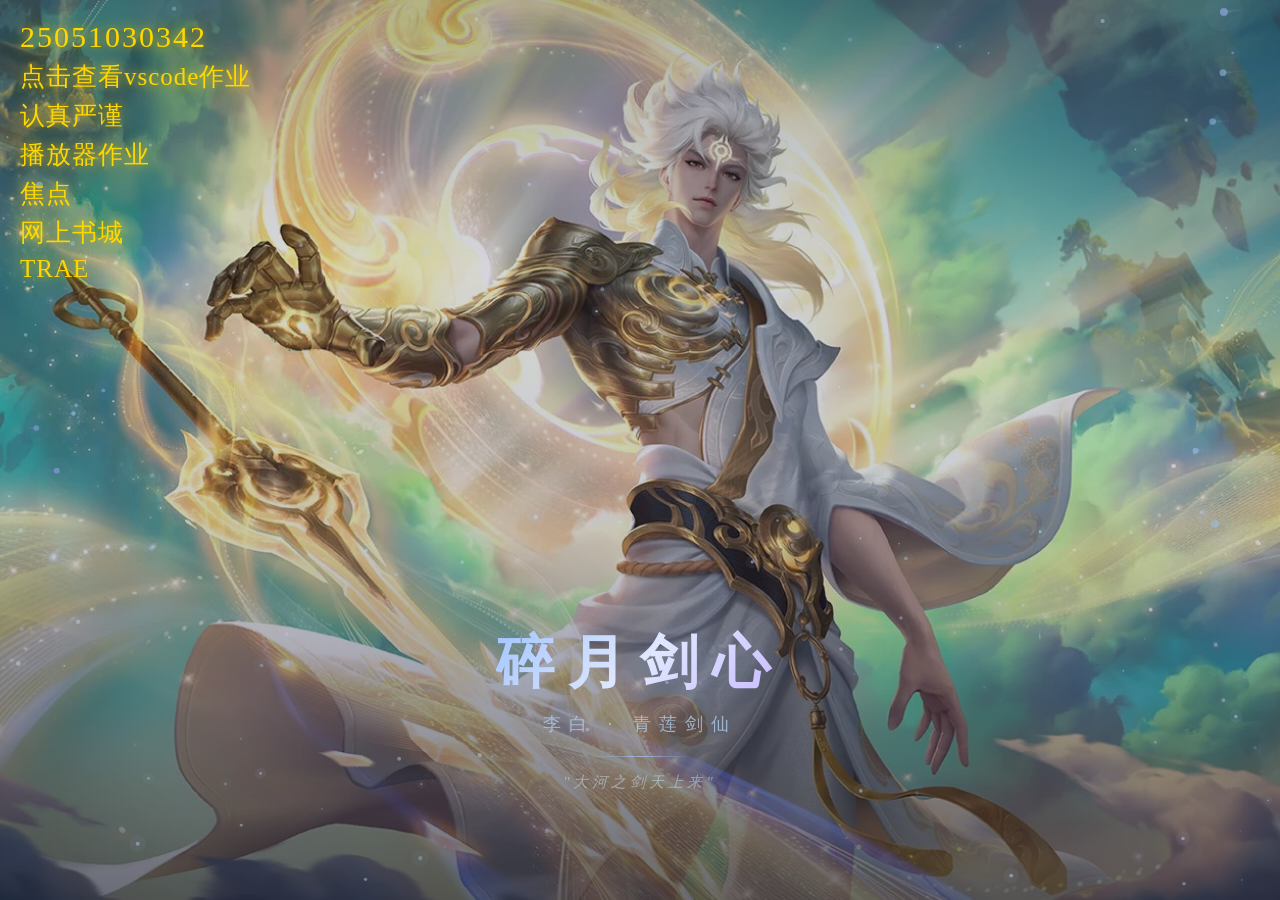
<file: index.html>
<!DOCTYPE html>
<html lang="zh-CN">
<head>
    <meta charset="UTF-8">
    <title>李白 · 碎月剑心</title>
    <link rel="stylesheet" href="style.css">
</head>
<body>
    <div class="top-left-info">
        <span class="info-text">25051030342</span>
        <a href="./3.html" class="info-link">点击查看vscode作业</a>
        <a href="./认真严谨.html" class="info-link">认真严谨</a>
        <a href="./播放器作业.html" class="info-link">播放器作业</a>
        <a href="./焦点.html" class="info-link">焦点</a>
        <a href="./网上书城.html" class="info-link">网上书城</a>
         <a href="./home.html" class="info-link">TRAE</a>

    </div>
    <div class="center-text">
        <h1 class="title">碎月剑心</h1>
        <p class="subtitle">李白 · 青莲剑仙</p> 
        <div class="divider"></div>
        <p class="quote">"大河之剑天上来"</p>
    </div>
    <script src="script.js"></script>
</body>
</html>
</file>
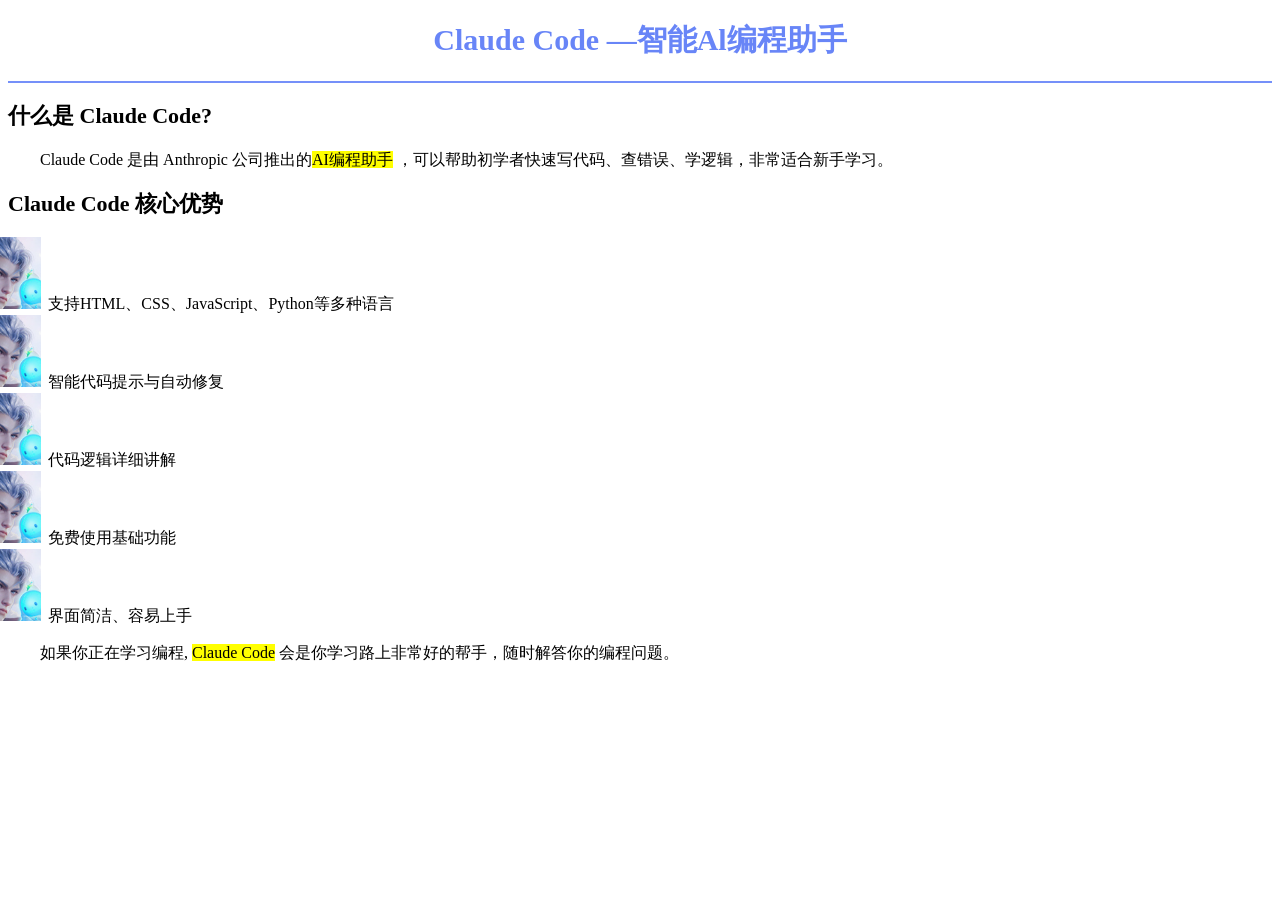
<file: 3.html>
<!DOCTYPE html>
<html lang="en">
<head>
    <meta charset="UTF-8">
    <meta name="viewport" content="width=device-width, initial-scale=1.0">
    <title>claude code</title>
    <style>
    b {
        line-height: 1.8;
    }
    /* 修改1：ID命名更语义化 */
    #main-title {
        color: rgb(104, 133, 247);
        font-size: 30px;
        text-align: center;
    }
    .yellow {
        background-color: yellow;
    }
    p {
        text-indent: 2em;
        font-size: 16px;
    }
    h2 {
        font-size: 22px;
    }
    ul {
        font-size: 16px;
        /* 修改2：去掉 ./ 写法 */
        list-style-image: url(7.png);
    }
    /* 修改3：将 hr 样式移入 CSS，保持结构清晰 */
    hr {
        height: 2px;
        background-color: rgb(117, 144, 249);
        border: none; /* 去除默认边框 */
    }
    </style>
</head>
<body>
    <!-- 修改1：对应更新ID名 -->
    <h1 id="main-title">Claude Code —智能Al编程助手</h1>
    <hr>
    <h2>什么是 Claude Code?</h2>
    <p class="content">Claude Code 是由 Anthropic 公司推出的<span class="yellow">AI编程助手</span> ，可以帮助初学者快速写代码、查错误、学逻辑，非常适合新手学习。</p>
    <h2>Claude Code 核心优势</h2>
    <ul>
        <li>支持HTML、CSS、JavaScript、Python等多种语言</li>
        <li>智能代码提示与自动修复</li>
        <li>代码逻辑详细讲解</li>
        <li>免费使用基础功能</li>
        <li>界面简洁、容易上手</li>
    </ul>
    <p class="content">如果你正在学习编程, <span class="yellow">Claude Code</span> 会是你学习路上非常好的帮手，随时解答你的编程问题。</p>
</body>
</html>
</file>
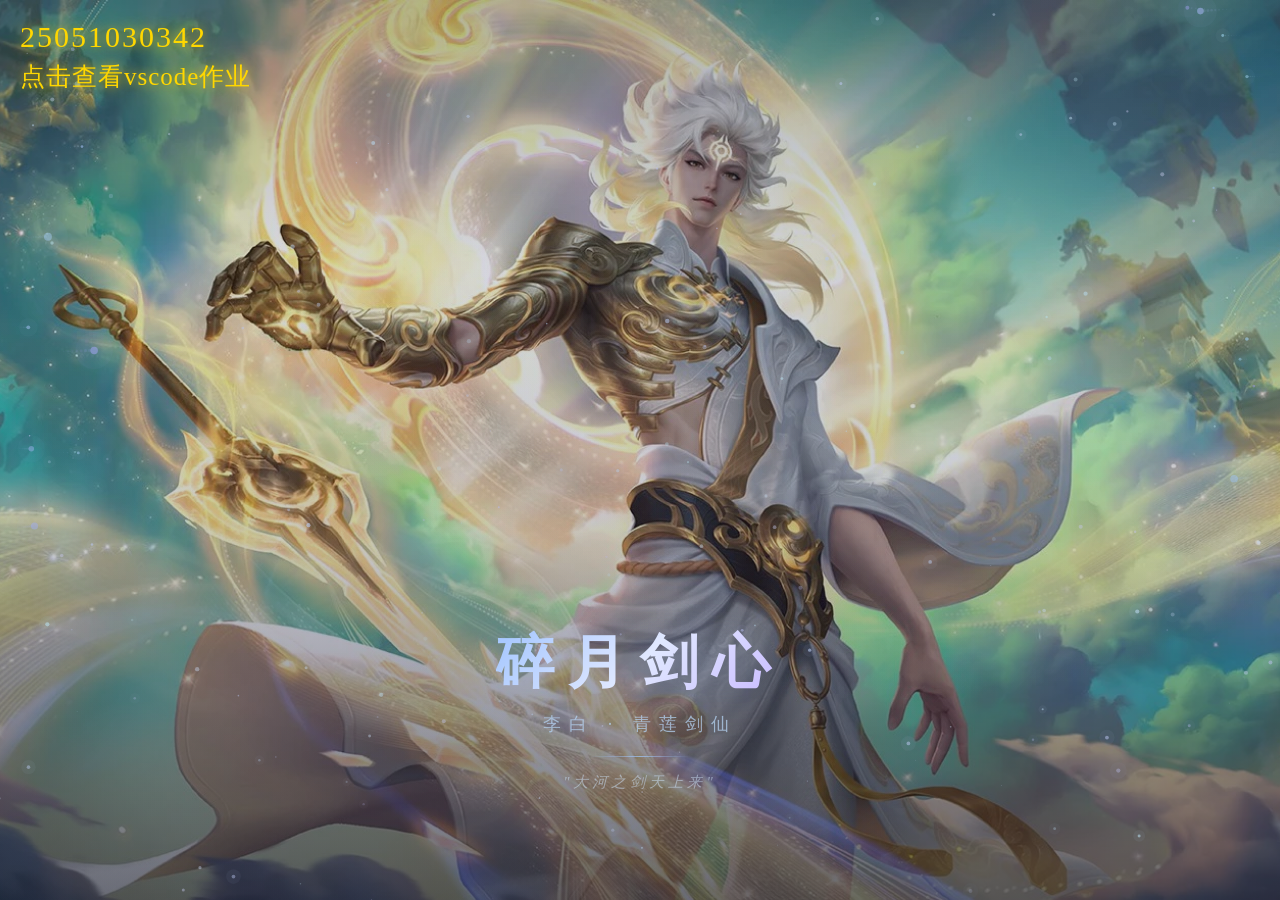
<file: bcg.html>
<!DOCTYPE html>
<html lang="zh-CN">
<head>
    <meta charset="UTF-8">
    <title>李白 · 碎月剑心</title>
    <link rel="stylesheet" href="style.css">
</head>
<body>
    <div class="top-left-info">
        <span class="info-text">25051030342</span>
        <a href="./3.html" class="info-link">点击查看vscode作业</a>
    </div>
    <div class="center-text">
        <h1 class="title">碎月剑心</h1>
        <p class="subtitle">李白 · 青莲剑仙</p>
        <div class="divider"></div>
        <p class="quote">"大河之剑天上来"</p>
    </div>
    <script src="script.js"></script>
</body>
</html>
</file>
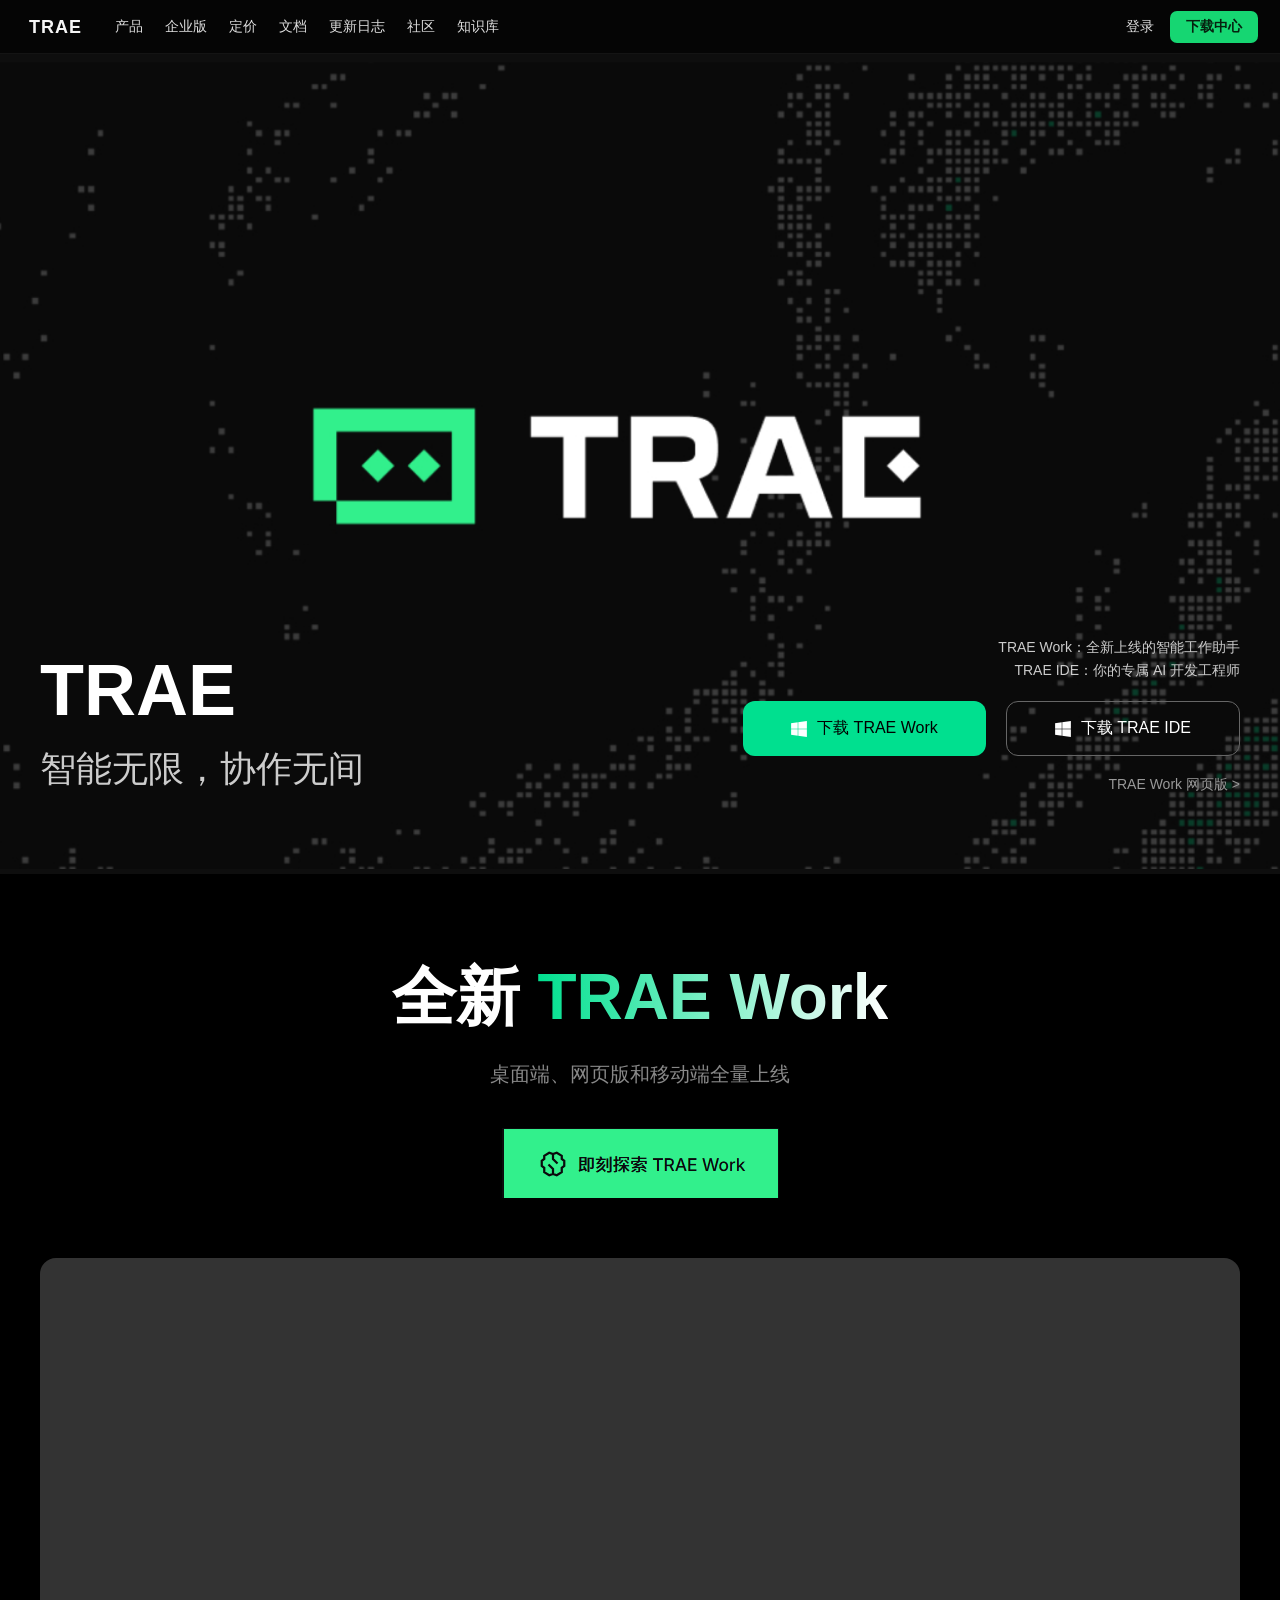
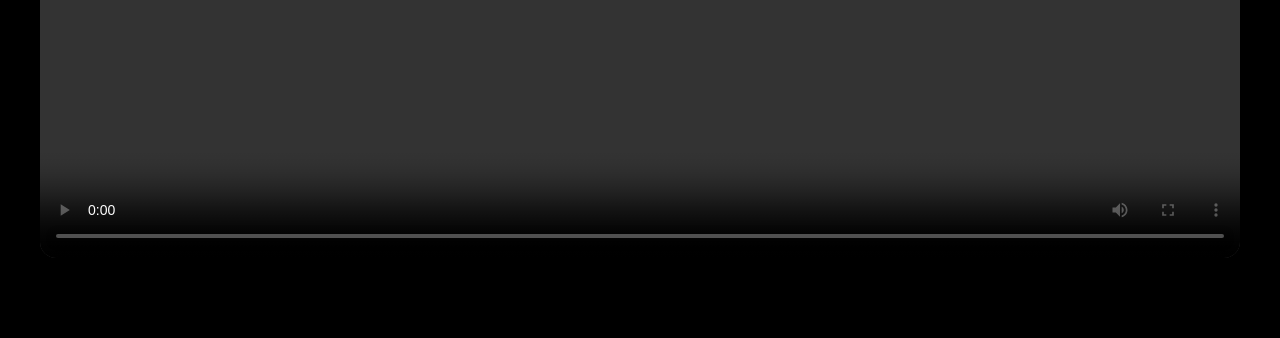
<file: home.html>
<!doctype html>
<html lang="zh-CN">
  <head>
    <meta charset="UTF-8" />
    <meta name="viewport" content="width=device-width, initial-scale=1.0" />
    <title>TRAE 官网首页</title>
    <style>
      * {
        margin: 0;
        padding: 0;
        box-sizing: border-box;
        font-family: "Microsoft Yahei", sans-serif;
      }

      body {
        background-color: #000;
        color: #fff;
        min-height: 100vh;
        overflow-x: hidden;
        padding-top: 54px;
      }

      .dao-hang {
        position: fixed;
        top: 0;
        left: 0;
        right: 0;
        z-index: 100;
        display: flex;
        align-items: center;
        justify-content: space-between;
        height: 54px;
        padding: 0 22px;
        background: rgba(7, 8, 8, 0.72);
        backdrop-filter: blur(10px);
        -webkit-backdrop-filter: blur(10px);
        border-bottom: 1px solid rgba(255, 255, 255, 0.06);
      }

      .dao-hang-zuo {
        display: flex;
        align-items: center;
        gap: 26px;
      }

      .logo {
        font-weight: 800;
        font-size: 18px;
        letter-spacing: 1px;
        padding: 2px 7px;
        border-radius: 4px;
        line-height: 1;
        color: #f5f5f5;
        text-decoration: none;
        border: none;
      }

      .cai-dan {
        display: flex;
        align-items: center;
        gap: 22px;
        list-style: none;
      }

      .cai-dan a,
      .cai-dan-xiang {
        color: #f5f5f5;
        font-size: 13.5px;
        text-decoration: none;
        cursor: pointer;
        opacity: 0.9;
        white-space: nowrap;
      }

      .cai-dan a:hover,
      .cai-dan-xiang:hover {
        opacity: 1;
      }

      .cai-dan-xiang {
        position: relative;
        display: flex;
        align-items: center;
        gap: 4px;
      }

      .xia-la-jian-tou {
        display: none;
      }

      .dao-hang-you {
        display: flex;
        align-items: center;
        gap: 16px;
      }

      .deng-lu {
        color: #f5f5f5;
        font-size: 13.5px;
        text-decoration: none;
        opacity: 0.9;
        background: none;
        border: none;
        cursor: pointer;
      }

      .an-niu-lv {
        background: #16d672;
        color: #06210f;
        font-size: 13.5px;
        font-weight: 600;
        text-decoration: none;
        padding: 7px 16px;
        border-radius: 7px;
        display: inline-flex;
        align-items: center;
        gap: 6px;
        cursor: pointer;
        border: none;
        transition: filter 0.15s;
      }

      .an-niu-lv:hover {
        filter: brightness(1.08);
      }

      .xia-la-cai-dan {
        position: absolute;
        top: 30px;
        left: -12px;
        width: 248px;
        background: #141414;
        border: 1px solid #2a2a2a;
        border-radius: 12px;
        padding: 8px;
        opacity: 0;
        visibility: hidden;
        transform: translateY(-6px);
        transition: 0.18s ease;
        box-shadow: 0 18px 40px rgba(0, 0, 0, 0.55);
      }

      .cai-dan-xiang:hover .xia-la-cai-dan {
        opacity: 1;
        visibility: visible;
        transform: translateY(0);
      }

      .xia-la-xiang {
        display: flex;
        gap: 11px;
        padding: 9px 10px;
        border-radius: 8px;
        cursor: pointer;
        text-decoration: none;
      }

      .xia-la-xiang:hover {
        background: rgba(255, 255, 255, 0.05);
      }

      .xia-la-tu-biao {
        flex: none;
        width: 30px;
        height: 30px;
        border-radius: 8px;
        background: #222;
        border: 1px solid #313131;
        display: flex;
        align-items: center;
        justify-content: center;
        color: #cfcfcf;
      }

      .xia-la-wen-zi {
        display: flex;
        flex-direction: column;
        gap: 3px;
      }

      .xia-la-biao-ti {
        display: flex;
        align-items: center;
        gap: 7px;
        font-size: 13.5px;
        font-weight: 600;
        color: #f5f5f5;
      }

      .xin-biao-qian {
        font-size: 9px;
        font-weight: 700;
        color: #16d672;
        border: 1px solid rgba(22, 214, 114, 0.5);
        border-radius: 4px;
        padding: 1px 4px;
        letter-spacing: 0.5px;
      }

      .xia-la-fu-biao-ti {
        font-size: 11.5px;
        color: #8a8f8b;
      }

      .shouping {
        position: relative;
        min-height: calc(100vh - 80px);
        padding: 0 40px;
        background: url("背景.png") no-repeat center center / cover;
      }

      .neirong {
        background-color: #000;
        padding: 80px 40px;
        display: flex;
        flex-direction: column;
        align-items: center;
        text-align: center;
      }

      .shoupingbiaoti {
        position: absolute;
        left: 40px;
        bottom: 80px;
      }

      .shoupingbiaoti h1 {
        font-size: 72px;
        font-weight: bold;
        line-height: 1.2;
        margin-bottom: 10px;
      }

      .shoupingbiaoti p {
        font-size: 36px;
        color: #ccc;
        line-height: 1.4;
      }

      .shoupingright {
        position: absolute;
        right: 40px;
        bottom: 80px;
        display: flex;
        flex-direction: column;
        align-items: flex-end;
        gap: 20px;
      }

      .miaoshu {
        text-align: right;
        font-size: 14px;
        color: #ccc;
        line-height: 1.6;
      }

      .anniurow {
        display: flex;
        flex-direction: row;
        gap: 20px;
      }

      .xiazai {
        padding: 16px 48px;
        border-radius: 12px;
        font-size: 16px;
        font-weight: 500;
        cursor: pointer;
        border: none;
        display: flex;
        align-items: center;
        justify-content: center;
        gap: 10px;
        transition: all 0.3s ease;
        min-width: 220px;
      }

      .xiazaiwork {
        background-color: #00e08f;
        color: #000;
      }

      .xiazaiwork:hover {
        background-color: #00c47a;
        transform: translateY(-2px);
      }

      .xiazaiide {
        background-color: transparent;
        color: #fff;
        border: 1px solid #666;
      }

      .xiazaiide:hover {
        border-color: #00e08f;
        background-color: rgba(0, 224, 143, 0.1);
        transform: translateY(-2px);
      }

      .wangyeban {
        font-size: 14px;
        color: #999;
        cursor: pointer;
        text-decoration: none;
        transition: color 0.3s;
      }

      .wangyeban:hover {
        color: #00e08f;
      }

      .dabiaoti {
        margin-bottom: 20px;
      }

      .baise {
        color: #fff;
        font-size: 64px;
        font-weight: bold;
      }

      .jianbian {
        font-size: 64px;
        font-weight: bold;
        background: linear-gradient(90deg, #00e08f 0%, #fff 100%);
        -webkit-background-clip: text;
        background-clip: text;
        color: transparent;
      }

      .xiaobiaoti {
        color: #888;
        font-size: 20px;
        margin-bottom: 40px;
      }

      .tansuo {
        max-width: 100%;
        height: auto;
        margin-bottom: 60px;
        cursor: pointer;
      }

      .shipinbox {
        width: 100%;
        max-width: 100%;
        margin: 0 auto;
        position: relative;
        border-radius: 16px;
        overflow: hidden;
        box-shadow: 0 10px 40px rgba(0, 0, 0, 0.5);
      }

      .shipinbox video {
        width: 100%;
        height: auto;
        display: block;
        cursor: pointer;
      }

      @media (max-width: 1000px) {
        .shoupingbiaoti h1 {
          font-size: 48px;
        }
        .shoupingbiaoti p {
          font-size: 24px;
        }
        .xiazai {
          padding: 12px 32px;
          min-width: 180px;
        }
        .baise,
        .jianbian {
          font-size: 40px;
        }
        .xiaobiaoti {
          font-size: 16px;
        }
      }

      @media (max-width: 800px) {
        .shoupingright {
          bottom: 30px;
        }
        .shoupingbiaoti {
          bottom: 200px;
        }
        .anniurow {
          flex-direction: column;
          align-items: flex-end;
        }
        .baise,
        .jianbian {
          font-size: 28px;
        }
        .cai-dan {
          display: none;
        }
      }
    </style>
  </head>
  <body>
    <header class="dao-hang">
      <div class="dao-hang-zuo">
        <a href="#" class="logo">TRAE</a>
        <ul class="cai-dan">
          <li class="cai-dan-xiang">
            产品 <span class="xia-la-jian-tou">▾</span>
            <div class="xia-la-cai-dan">
              <a
                href="TRAEWork.html"
                class="xia-la-xiang"
                style="text-decoration: none"
              >
                <div class="xia-la-tu-biao">
                  <svg
                    viewBox="0 0 24 24"
                    width="16"
                    height="16"
                    fill="none"
                    stroke="currentColor"
                    stroke-width="2"
                  >
                    <rect x="3" y="4" width="18" height="14" rx="2" />
                    <path d="M8 20h8" />
                  </svg>
                </div>
                <div class="xia-la-wen-zi">
                  <div class="xia-la-biao-ti">
                    TRAE Work <span class="xin-biao-qian">NEW</span>
                  </div>
                  <div class="xia-la-fu-biao-ti">AI 工作助手</div>
                </div>
              </a>
              <a href="#" class="xia-la-xiang" style="text-decoration: none">
                <div class="xia-la-tu-biao">
                  <svg
                    viewBox="0 0 24 24"
                    width="16"
                    height="16"
                    fill="none"
                    stroke="currentColor"
                    stroke-width="2"
                  >
                    <path d="M8 9l-4 3 4 3M16 9l4 3-4 3M13 6l-2 12" />
                  </svg>
                </div>
                <div class="xia-la-wen-zi">
                  <div class="xia-la-biao-ti">TRAE IDE</div>
                  <div class="xia-la-fu-biao-ti">AI 原生 IDE</div>
                </div>
              </a>
              <a href="#" class="xia-la-xiang" style="text-decoration: none">
                <div class="xia-la-tu-biao">
                  <svg
                    viewBox="0 0 24 24"
                    width="16"
                    height="16"
                    fill="none"
                    stroke="currentColor"
                    stroke-width="2"
                  >
                    <path
                      d="M11 4H6a2 2 0 00-2 2v5m0 4v3a2 2 0 002 2h12a2 2 0 002-2v-7"
                    />
                    <rect x="13" y="2" width="8" height="8" rx="1.5" />
                  </svg>
                </div>
                <div class="xia-la-wen-zi">
                  <div class="xia-la-biao-ti">TRAE 企业版</div>
                  <div class="xia-la-fu-biao-ti">企业级 AI 解决方案</div>
                </div>
              </a>
            </div>
          </li>
          <li><a href="#">企业版</a></li>
          <li><a href="定价.html">定价</a></li>
          <li><a href="#">文档</a></li>
          <li><a href="更新日志.html">更新日志</a></li>
          <li><a href="#">社区</a></li>
          <li><a href="#">知识库</a></li>
        </ul>
      </div>
      <div class="dao-hang-you">
        <a href="#" class="deng-lu">登录</a>
        <a href="#" class="an-niu-lv">下载中心</a>
      </div>
    </header>

    <section class="shouping">
      <div class="shoupingbiaoti">
        <h1>TRAE</h1>
        <p>智能无限，协作无间</p>
      </div>
      <div class="shoupingright">
        <div class="miaoshu">
          TRAE Work：全新上线的智能工作助手<br />
          TRAE IDE：你的专属 AI 开发工程师
        </div>
        <div class="anniurow">
          <button class="xiazai xiazaiwork">
            <img src="win.png" width="16" height="16" alt="win" /> 下载 TRAE
            Work
          </button>
          <button class="xiazai xiazaiide">
            <img src="win.png" width="16" height="16" alt="win" /> 下载 TRAE IDE
          </button>
        </div>
        <a href="TRAEWork.html" class="wangyeban">TRAE Work 网页版 &gt;</a>
      </div>
    </section>

    <section class="neirong">
      <div class="dabiaoti">
        <span class="baise">全新 </span>
        <span class="jianbian">TRAE Work</span>
      </div>
      <div class="xiaobiaoti">桌面端、网页版和移动端全量上线</div>
      <img
        src="即刻探索.png"
        alt="即刻探索"
        class="tansuo"
        onclick="gundongBofang()"
      />
      <div class="shipinbox">
        <video id="shipin" controls onclick="this.play()">
          <source src="介绍.mp4" type="video/mp4" />
          您的浏览器不支持视频播放。
        </video>
      </div>
    </section>

    <script>
      function gundongBofang() {
        document
          .getElementById("shipin")
          .scrollIntoView({ behavior: "smooth", block: "center" });
        document.getElementById("shipin").play();
      }
    </script>
  </body>
</html>
</file>
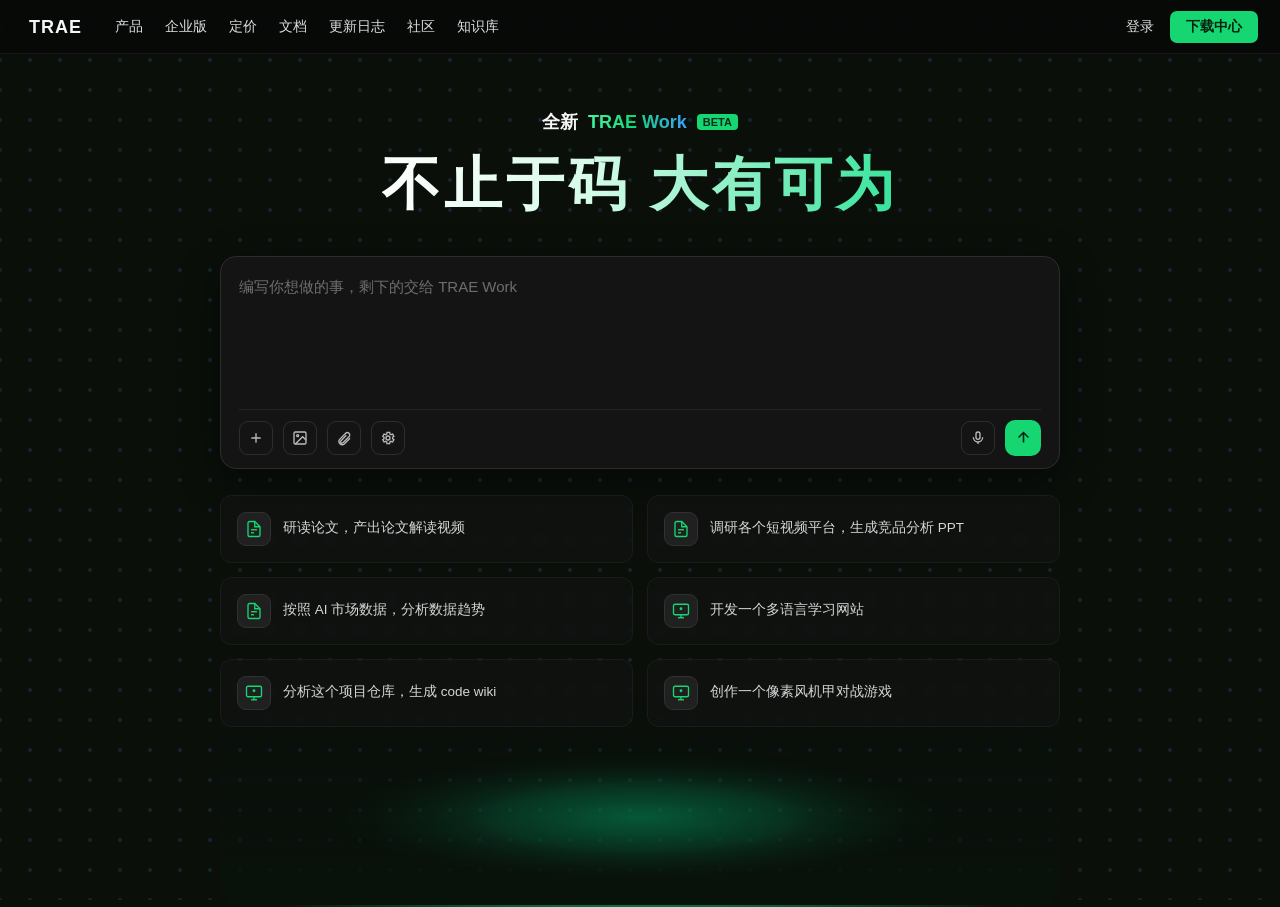
<file: TRAEWork.html>
<!doctype html>
<html lang="zh-CN">
  <head>
    <meta charset="UTF-8" />
    <meta name="viewport" content="width=device-width, initial-scale=1.0" />
    <title>TRAE Work</title>
    <style>
      :root {
        --beijing: #070808;
        --mianban: #141414;
        --xian: #2a2a2a;
        --wenzi: #f5f5f5;
        --hui: #8a8f8b;
        --lv: #16d672;
      }
      * {
        box-sizing: border-box;
        margin: 0;
        padding: 0;
      }
      body {
        background: #0a0f0a;
        color: var(--wenzi);
        font-family:
          "PingFang SC", "Microsoft YaHei", "Helvetica Neue", Arial, sans-serif;
        -webkit-font-smoothing: antialiased;
        padding-top: 54px;
        min-height: 100vh;
        position: relative;
      }
      #huabu {
        position: fixed;
        top: 0;
        left: 0;
        width: 100%;
        height: 100%;
        display: block;
        z-index: -1;
        pointer-events: none;
      }
      .daohang {
        position: fixed;
        top: 0;
        left: 0;
        right: 0;
        z-index: 100;
        display: flex;
        align-items: center;
        justify-content: space-between;
        height: 54px;
        padding: 0 22px;
        background: rgba(7, 8, 8, 0.72);
        backdrop-filter: blur(10px);
        border-bottom: 1px solid rgba(255, 255, 255, 0.06);
      }
      .daohangzuo {
        display: flex;
        align-items: center;
        gap: 26px;
      }
      .logo {
        font-weight: 800;
        font-size: 18px;
        letter-spacing: 1px;
        padding: 2px 7px;
        border-radius: 4px;
        line-height: 1;
      }
      .caidan {
        display: flex;
        align-items: center;
        gap: 22px;
      }
      .caidan a,
      .caidanxiang {
        color: var(--wenzi);
        font-size: 13.5px;
        text-decoration: none;
        cursor: pointer;
        opacity: 0.9;
        white-space: nowrap;
      }
      .caidan a:hover,
      .caidanxiang:hover {
        opacity: 1;
      }
      .caidanxiang {
        position: relative;
        display: flex;
        align-items: center;
        gap: 4px;
      }
      .daohangyou {
        display: flex;
        align-items: center;
        gap: 16px;
      }
      .denglu {
        color: var(--wenzi);
        font-size: 13.5px;
        text-decoration: none;
        opacity: 0.9;
      }
      .lvanniu {
        background: var(--lv);
        color: #06210f;
        font-size: 13.5px;
        font-weight: 600;
        text-decoration: none;
        padding: 7px 16px;
        border-radius: 7px;
        display: inline-flex;
        align-items: center;
        gap: 6px;
        cursor: pointer;
        border: none;
        transition: filter 0.15s;
      }
      .lvanniu:hover {
        filter: brightness(1.08);
      }
      .xialacaidan {
        position: absolute;
        top: 30px;
        left: -12px;
        width: 248px;
        background: var(--mianban);
        border: 1px solid var(--xian);
        border-radius: 12px;
        padding: 8px;
        opacity: 0;
        visibility: hidden;
        transform: translateY(-6px);
        transition: 0.18s ease;
        box-shadow: 0 18px 40px rgba(0, 0, 0, 0.55);
      }
      .caidanxiang:hover .xialacaidan {
        opacity: 1;
        visibility: visible;
        transform: translateY(0);
      }
      .xialaixiang {
        display: flex;
        gap: 11px;
        padding: 9px 10px;
        border-radius: 8px;
        cursor: pointer;
      }
      .xialaixiang:hover {
        background: rgba(255, 255, 255, 0.05);
      }
      .xialiaotubiao {
        flex: none;
        width: 30px;
        height: 30px;
        border-radius: 8px;
        background: #222;
        border: 1px solid #313131;
        display: flex;
        align-items: center;
        justify-content: center;
        color: #cfcfcf;
      }
      .xialiaowenzi {
        display: flex;
        flex-direction: column;
        gap: 3px;
      }
      .xialiaobiaoqian {
        display: flex;
        align-items: center;
        gap: 7px;
        font-size: 13.5px;
        font-weight: 600;
        color: var(--wenzi);
      }
      .xinpin {
        font-size: 9px;
        font-weight: 700;
        color: var(--lv);
        border: 1px solid rgba(22, 214, 114, 0.5);
        border-radius: 4px;
        padding: 1px 4px;
      }
      .xialiaojiemie {
        font-size: 11.5px;
        color: var(--hui);
      }
      .jianshe {
        background: linear-gradient(
          90deg,
          #46f5a3 0%,
          #16d672 45%,
          #3aa0ff 100%
        );
        -webkit-background-clip: text;
        background-clip: text;
        -webkit-text-fill-color: transparent;
      }
      .kuangjia {
        max-width: 880px;
        margin: 0 auto;
        padding: 56px 20px 0px;
        display: flex;
        flex-direction: column;
        align-items: center;
      }
      .meijie {
        display: inline-flex;
        align-items: center;
        gap: 10px;
        font-size: 18px;
        font-weight: 700;
        margin-bottom: 18px;
      }
      .shiyong {
        font-size: 11px;
        font-weight: 700;
        color: #0c2b1a;
        background: var(--lv);
        border-radius: 4px;
        padding: 2px 6px;
      }
      .dabiaoti {
        font-size: 58px;
        font-weight: 800;
        letter-spacing: 4px;
        line-height: 1.1;
        text-align: center;
        margin-bottom: 40px;
        background: linear-gradient(
          100deg,
          #ffffff 0%,
          #d7fbe9 40%,
          #34e39a 100%
        );
        -webkit-background-clip: text;
        background-clip: text;
        -webkit-text-fill-color: transparent;
      }
      .shurukuang {
        width: 100%;
        background: var(--mianban);
        border: 1px solid #2c2c2c;
        border-radius: 16px;
        padding: 18px 18px 12px;
        box-shadow: 0 12px 40px rgba(0, 0, 0, 0.4);
        margin-bottom: 26px;
      }
      .shurukuang textarea {
        width: 100%;
        min-height: 120px;
        resize: none;
        background: transparent;
        border: none;
        outline: none;
        color: var(--wenzi);
        font-size: 15px;
        line-height: 1.6;
        font-family: inherit;
      }
      .shurukuang textarea::placeholder {
        color: #6c706d;
      }
      .gongjulan {
        display: flex;
        align-items: center;
        justify-content: space-between;
        margin-top: 10px;
        padding-top: 10px;
        border-top: 1px solid #242424;
      }
      .gongju {
        display: flex;
        align-items: center;
        gap: 10px;
      }
      .tubiaoanniu {
        width: 34px;
        height: 34px;
        border-radius: 9px;
        display: flex;
        align-items: center;
        justify-content: center;
        background: transparent;
        border: 1px solid #2e2e2e;
        color: #b9bdba;
        cursor: pointer;
        transition: 0.15s;
      }
      .tubiaoanniu:hover {
        background: #1e1e1e;
        color: var(--wenzi);
      }
      .fasonganniu {
        width: 36px;
        height: 36px;
        border-radius: 10px;
        border: none;
        cursor: pointer;
        background: var(--lv);
        color: #06210f;
        display: flex;
        align-items: center;
        justify-content: center;
        transition: filter 0.15s;
      }
      .fasonganniu:hover {
        filter: brightness(1.08);
      }

      .kawaili {
        width: 100%;
        margin-top: 0px;
        position: relative;
        background: linear-gradient(
          to bottom,
          transparent 0%,
          transparent 50%,
          #0a120c 100%
        );
        border-radius: 24px;
        padding-bottom: 180px;
      }

      .kawaili::before {
        content: "";
        position: absolute;
        bottom: 0;
        left: 0;
        width: 100%;
        height: 2px;
        background: radial-gradient(
          ellipse at center,
          rgba(0, 224, 143, 0.9) 0%,
          rgba(0, 224, 143, 0.4) 40%,
          transparent 70%
        );
        pointer-events: none;
        z-index: 2;
      }

      .kawaili::after {
        content: "";
        position: absolute;
        bottom: 0;
        left: 0;
        width: 100%;
        height: 180px;
        background: radial-gradient(
          ellipse at center,
          rgba(0, 224, 143, 0.35) 0%,
          rgba(0, 224, 143, 0.12) 30%,
          rgba(0, 224, 143, 0.03) 50%,
          transparent 70%
        );
        mask-image: radial-gradient(
          ellipse at center,
          black 0%,
          black 25%,
          transparent 55%
        );
        -webkit-mask-image: radial-gradient(
          ellipse at center,
          black 0%,
          black 25%,
          transparent 55%
        );
        mask-composite: exclude;
        -webkit-mask-composite: xor;
        pointer-events: none;
        z-index: 1;
      }

      .kapaixu {
        width: 100%;
        display: flex;
        flex-wrap: wrap;
        gap: 14px;
        position: relative;
        z-index: 2;
      }

      .kapian {
        flex: 1 1 calc(50% - 7px);
        min-width: 260px;
        display: flex;
        align-items: center;
        gap: 12px;
        background: rgba(20, 20, 20, 0.5);
        backdrop-filter: blur(4px);
        border: 1px solid rgba(38, 38, 38, 0.5);
        border-radius: 12px;
        padding: 16px;
        cursor: pointer;
        transition: 0.18s;
        color: var(--wenzi);
      }

      .kapian:hover {
        background: rgba(27, 27, 27, 0.7);
        border-color: rgba(58, 58, 58, 0.7);
        transform: translateY(-2px);
      }

      .katubiao {
        flex: none;
        width: 34px;
        height: 34px;
        border-radius: 9px;
        background: #202020;
        border: 1px solid #313131;
        display: flex;
        align-items: center;
        justify-content: center;
        color: var(--lv);
      }

      .kawenzi {
        font-size: 13.5px;
        color: #d6d6d6;
        line-height: 1.4;
      }

      @media (max-width: 760px) {
        .caidan {
          display: none;
        }
        .dabiaoti {
          font-size: 34px;
          letter-spacing: 2px;
        }
        .kapian {
          flex: 1 1 100%;
        }
        .kawaili {
          padding-bottom: 120px;
        }
      }
    </style>
  </head>
  <body>
    <canvas id="huabu"></canvas>
    <header class="daohang">
      <div class="daohangzuo">
        <div class="logo">TRAE</div>
        <nav class="caidan">
          <div class="caidanxiang">
            产品
            <div class="xialacaidan">
              <div class="xialaixiang">
                <div class="xialiaotubiao">
                  <svg
                    viewBox="0 0 24 24"
                    width="16"
                    height="16"
                    fill="none"
                    stroke="currentColor"
                    stroke-width="2"
                  >
                    <rect x="3" y="4" width="18" height="14" rx="2" />
                    <path d="M8 20h8" />
                  </svg>
                </div>
                <div class="xialiaowenzi">
                  <div class="xialiaobiaoqian">
                    TRAE Work <span class="xinpin">NEW</span>
                  </div>
                  <div class="xialiaojiemie">AI 工作助手</div>
                </div>
              </div>
              <div class="xialaixiang">
                <div class="xialiaotubiao">
                  <svg
                    viewBox="0 0 24 24"
                    width="16"
                    height="16"
                    fill="none"
                    stroke="currentColor"
                    stroke-width="2"
                  >
                    <path d="M8 9l-4 3 4 3M16 9l4 3-4 3M13 6l-2 12" />
                  </svg>
                </div>
                <div class="xialiaowenzi">
                  <div class="xialiaobiaoqian">TRAE IDE</div>
                  <div class="xialiaojiemie">AI 原生 IDE</div>
                </div>
              </div>
              <div class="xialaixiang">
                <div class="xialiaotubiao">
                  <svg
                    viewBox="0 0 24 24"
                    width="16"
                    height="16"
                    fill="none"
                    stroke="currentColor"
                    stroke-width="2"
                  >
                    <path
                      d="M11 4H6a2 2 0 00-2 2v5m0 4v3a2 2 0 002 2h12a2 2 0 002-2v-7"
                    />
                    <rect x="13" y="2" width="8" height="8" rx="1.5" />
                  </svg>
                </div>
                <div class="xialiaowenzi">
                  <div class="xialiaobiaoqian">TRAE 插件</div>
                  <div class="xialiaojiemie">AI 编程助手</div>
                </div>
              </div>
            </div>
          </div>
          <a href="#">企业版</a>
          <a href="./定价.html">定价</a>
          <a href="#">文档</a>
          <a href="./更新日志.html">更新日志</a>
          <a href="#">社区</a>
          <a href="#">知识库</a>
        </nav>
      </div>
      <div class="daohangyou">
        <a href="#" class="denglu">登录</a>
        <a href="#" class="lvanniu">下载中心</a>
      </div>
    </header>
    <main class="kuangjia">
      <div class="meijie">
        <span>全新</span><span class="jianshe">TRAE Work</span
        ><span class="shiyong">BETA</span>
      </div>
      <h1 class="dabiaoti">不止于码 大有可为</h1>
      <section class="shurukuang">
        <textarea placeholder="编写你想做的事，剩下的交给 TRAE Work"></textarea>
        <div class="gongjulan">
          <div class="gongju">
            <button class="tubiaoanniu" title="新建">
              <svg
                width="16"
                height="16"
                viewBox="0 0 24 24"
                fill="none"
                stroke="currentColor"
                stroke-width="2"
              >
                <path d="M12 5v14M5 12h14" />
              </svg>
            </button>
            <button class="tubiaoanniu" title="上传图片">
              <svg
                width="16"
                height="16"
                viewBox="0 0 24 24"
                fill="none"
                stroke="currentColor"
                stroke-width="2"
              >
                <rect x="3" y="3" width="18" height="18" rx="2" />
                <circle cx="8.5" cy="8.5" r="1.5" />
                <path d="M21 15l-5-5L5 21" />
              </svg>
            </button>
            <button class="tubiaoanniu" title="附件">
              <svg
                width="16"
                height="16"
                viewBox="0 0 24 24"
                fill="none"
                stroke="currentColor"
                stroke-width="2"
              >
                <path
                  d="M21 12.5l-8.5 8.5a5 5 0 01-7-7l9-9a3.5 3.5 0 015 5l-9 9a2 2 0 01-3-3l8-8"
                />
              </svg>
            </button>
            <button class="tubiaoanniu" title="设置">
              <svg
                width="16"
                height="16"
                viewBox="0 0 24 24"
                fill="none"
                stroke="currentColor"
                stroke-width="2"
              >
                <circle cx="12" cy="12" r="3" />
                <path
                  d="M19 12a7 7 0 00-.1-1l2-1.5-2-3.5-2.4 1a7 7 0 00-1.7-1l-.3-2.5h-4l-.3 2.5a7 7 0 00-1.7 1l-2.4-1-2 3.5 2 1.5a7 7 0 000 2l-2 1.5 2 3.5 2.4-1a7 7 0 001.7 1l.3 2.5h4l.3-2.5a7 7 0 001.7-1l2.4 1 2-3.5-2-1.5a7 7 0 00.1-1z"
                />
              </svg>
            </button>
          </div>
          <div class="gongju">
            <button class="tubiaoanniu" title="语音输入">
              <svg
                width="16"
                height="16"
                viewBox="0 0 24 24"
                fill="none"
                stroke="currentColor"
                stroke-width="2"
              >
                <rect x="9" y="3" width="6" height="11" rx="3" />
                <path d="M5 11a7 7 0 0014 0M12 18v3" />
              </svg>
            </button>
            <button class="fasonganniu" title="发送">
              <svg
                width="17"
                height="17"
                viewBox="0 0 24 24"
                fill="none"
                stroke="currentColor"
                stroke-width="2.2"
              >
                <path d="M12 19V5M5 12l7-7 7 7" />
              </svg>
            </button>
          </div>
        </div>
      </section>

      <div class="kawaili">
        <div class="kapaixu">
          <div class="kapian">
            <div class="katubiao">
              <svg
                width="18"
                height="18"
                viewBox="0 0 24 24"
                fill="none"
                stroke="currentColor"
                stroke-width="1.8"
              >
                <path
                  d="M13 2H6a2 2 0 00-2 2v16a2 2 0 002 2h12a2 2 0 002-2V9z"
                />
                <polyline points="13 2 13 9 20 9" />
                <line x1="8" y1="13" x2="16" y2="13" />
                <line x1="8" y1="17" x2="12" y2="17" />
              </svg>
            </div>
            <div class="kawenzi">研读论文，产出论文解读视频</div>
          </div>
          <div class="kapian">
            <div class="katubiao">
              <svg
                width="18"
                height="18"
                viewBox="0 0 24 24"
                fill="none"
                stroke="currentColor"
                stroke-width="1.8"
              >
                <path
                  d="M13 2H6a2 2 0 00-2 2v16a2 2 0 002 2h12a2 2 0 002-2V9z"
                />
                <polyline points="13 2 13 9 20 9" />
                <line x1="8" y1="13" x2="16" y2="13" />
                <line x1="8" y1="17" x2="12" y2="17" />
              </svg>
            </div>
            <div class="kawenzi">调研各个短视频平台，生成竞品分析 PPT</div>
          </div>
          <div class="kapian">
            <div class="katubiao">
              <svg
                width="18"
                height="18"
                viewBox="0 0 24 24"
                fill="none"
                stroke="currentColor"
                stroke-width="1.8"
              >
                <path
                  d="M13 2H6a2 2 0 00-2 2v16a2 2 0 002 2h12a2 2 0 002-2V9z"
                />
                <polyline points="13 2 13 9 20 9" />
                <line x1="8" y1="13" x2="16" y2="13" />
                <line x1="8" y1="17" x2="12" y2="17" />
              </svg>
            </div>
            <div class="kawenzi">按照 AI 市场数据，分析数据趋势</div>
          </div>
          <div class="kapian">
            <div class="katubiao">
              <svg
                width="18"
                height="18"
                viewBox="0 0 24 24"
                fill="none"
                stroke="currentColor"
                stroke-width="1.8"
              >
                <rect x="2" y="3" width="20" height="14" rx="2" ry="2" />
                <line x1="8" y1="21" x2="16" y2="21" />
                <line x1="12" y1="17" x2="12" y2="21" />
                <circle cx="12" cy="9" r="1" />
              </svg>
            </div>
            <div class="kawenzi">开发一个多语言学习网站</div>
          </div>
          <div class="kapian">
            <div class="katubiao">
              <svg
                width="18"
                height="18"
                viewBox="0 0 24 24"
                fill="none"
                stroke="currentColor"
                stroke-width="1.8"
              >
                <rect x="2" y="3" width="20" height="14" rx="2" ry="2" />
                <line x1="8" y1="21" x2="16" y2="21" />
                <line x1="12" y1="17" x2="12" y2="21" />
                <circle cx="12" cy="9" r="1" />
              </svg>
            </div>
            <div class="kawenzi">分析这个项目仓库，生成 code wiki</div>
          </div>
          <div class="kapian">
            <div class="katubiao">
              <svg
                width="18"
                height="18"
                viewBox="0 0 24 24"
                fill="none"
                stroke="currentColor"
                stroke-width="1.8"
              >
                <rect x="2" y="3" width="20" height="14" rx="2" ry="2" />
                <line x1="8" y1="21" x2="16" y2="21" />
                <line x1="12" y1="17" x2="12" y2="21" />
                <circle cx="12" cy="9" r="1" />
              </svg>
            </div>
            <div class="kawenzi">创作一个像素风机甲对战游戏</div>
          </div>
        </div>
      </div>
    </main>

    <script>
      var huabu = document.getElementById("huabu");
      var h = huabu.getContext("2d");

      var dian = [];
      var shubiaoX = -1000;
      var shubiaoY = -1000;
      var dianDaxiao = 2;
      var dianJuli = 30;
      var guangquan = 150;

      function chushihuaDian() {
        dian = [];
        var lie = Math.ceil(window.innerWidth / dianJuli) + 2;
        var hang = Math.ceil(window.innerHeight / dianJuli) + 2;

        for (var i = 0; i < lie; i++) {
          for (var j = 0; j < hang; j++) {
            dian.push({
              x: i * dianJuli,
              y: j * dianJuli,
            });
          }
        }
      }

      function jisuanLiangdu(dianX, dianY) {
        var chaX = dianX - shubiaoX;
        var chaY = dianY - shubiaoY;
        var juli = Math.sqrt(chaX * chaX + chaY * chaY);

        if (juli > guangquan) {
          return 0.15;
        }

        var liangdu = 1 - juli / guangquan;
        return 0.15 + liangdu * 0.85;
      }

      function huahua() {
        h.clearRect(0, 0, huabu.width, huabu.height);
        h.fillStyle = "#0a0f0a";
        h.fillRect(0, 0, huabu.width, huabu.height);

        for (var i = 0; i < dian.length; i++) {
          var d = dian[i];
          var liang = jisuanLiangdu(d.x, d.y);
          var lvZhi = Math.floor(42 + liang * 213);
          var touming = 0.3 + liang * 0.7;
          h.fillStyle = "rgba(42, " + lvZhi + ", 110, " + touming + ")";
          h.beginPath();
          h.arc(d.x, d.y, dianDaxiao, 0, Math.PI * 2);
          h.fill();
        }

        requestAnimationFrame(huahua);
      }

      function tiaozhengHuabu() {
        huabu.width = window.innerWidth;
        huabu.height = window.innerHeight;
        chushihuaDian();
      }

      document.addEventListener("mousemove", function (e) {
        shubiaoX = e.clientX;
        shubiaoY = e.clientY;
      });

      window.addEventListener("resize", tiaozhengHuabu);
      tiaozhengHuabu();
      huahua();
    </script>
  </body>
</html>
</file>
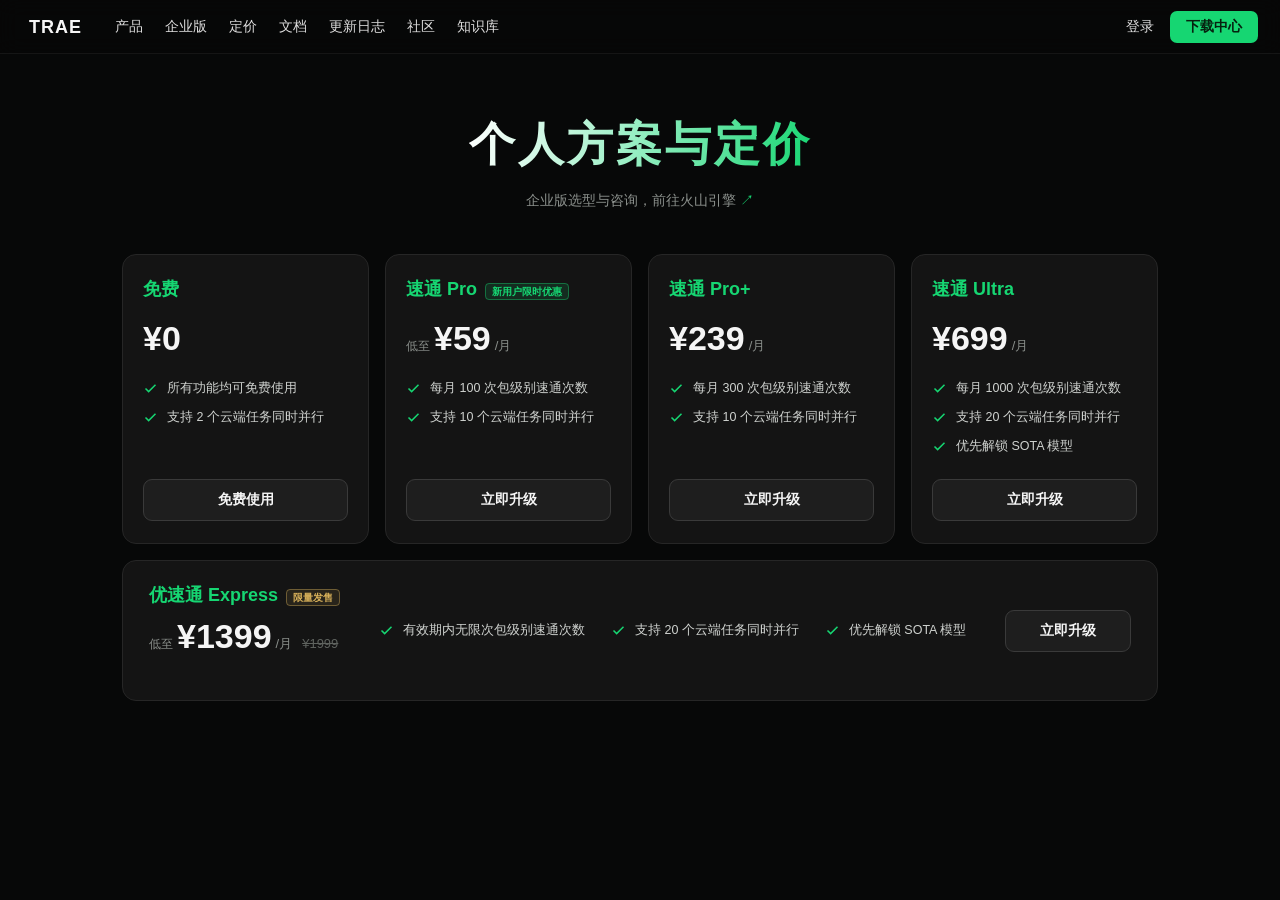
<file: 定价.html>
<!doctype html>
<html lang="zh-CN">
  <head>
    <meta charset="UTF-8" />
    <meta name="viewport" content="width=device-width, initial-scale=1.0" />
    <title>个人方案与定价 · TRAE</title>
    <style>
      :root {
        --bei-jing: #070808;
        --mian-ban: #141414;
        --mian-ban-xian: #2a2a2a;
        --wen-ben: #f5f5f5;
        --mo-ren: #8a8f8b;
        --lv: #16d672;
      }
      * {
        margin: 0;
        padding: 0;
        box-sizing: border-box;
      }
      body {
        background: var(--bei-jing);
        color: var(--wen-ben);
        font-family:
          "PingFang SC", "Microsoft YaHei", "Helvetica Neue", Arial, sans-serif;
        -webkit-font-smoothing: antialiased;
        padding-top: 54px;
        min-height: 100vh;
      }
      .dao-hang {
        position: fixed;
        top: 0;
        left: 0;
        right: 0;
        z-index: 100;
        display: flex;
        align-items: center;
        justify-content: space-between;
        height: 54px;
        padding: 0 22px;
        background: rgba(7, 8, 8, 0.72);
        backdrop-filter: blur(10px);
        border-bottom: 1px solid rgba(255, 255, 255, 0.06);
      }
      .dao-hang-zuo {
        display: flex;
        align-items: center;
        gap: 26px;
      }
      .logo {
        font-weight: 800;
        font-size: 18px;
        letter-spacing: 1px;
        padding: 2px 7px;
        border-radius: 4px;
        line-height: 1;
        border: none;
      }
      .cai-dan {
        display: flex;
        align-items: center;
        gap: 22px;
      }
      .cai-dan a,
      .cai-dan-xiang {
        color: var(--wen-ben);
        font-size: 13.5px;
        text-decoration: none;
        cursor: pointer;
        opacity: 0.9;
        white-space: nowrap;
      }
      .cai-dan-xiang {
        position: relative;
        display: flex;
        align-items: center;
        gap: 4px;
      }
      .xia-la-jian-tou {
        display: none;
      }
      .dao-hang-you {
        display: flex;
        align-items: center;
        gap: 16px;
      }
      .deng-lu {
        color: var(--wen-ben);
        font-size: 13.5px;
        text-decoration: none;
        opacity: 0.9;
      }
      .an-niu-lv {
        background: var(--lv);
        color: #06210f;
        font-size: 13.5px;
        font-weight: 600;
        padding: 7px 16px;
        border-radius: 7px;
        text-decoration: none;
        display: inline-flex;
        align-items: center;
        gap: 6px;
        transition: filter 0.15s;
      }
      .an-niu-lv:hover {
        filter: brightness(1.08);
      }
      .xia-la-cai-dan {
        position: absolute;
        top: 30px;
        left: -12px;
        width: 248px;
        background: var(--mian-ban);
        border: 1px solid var(--mian-ban-xian);
        border-radius: 12px;
        padding: 8px;
        opacity: 0;
        visibility: hidden;
        transform: translateY(-6px);
        transition: 0.18s ease;
        box-shadow: 0 18px 40px rgba(0, 0, 0, 0.55);
      }
      .cai-dan-xiang:hover .xia-la-cai-dan {
        opacity: 1;
        visibility: visible;
        transform: translateY(0);
      }
      .xia-la-xiang {
        display: flex;
        gap: 11px;
        padding: 9px 10px;
        border-radius: 8px;
        cursor: pointer;
      }
      .xia-la-xiang:hover {
        background: rgba(255, 255, 255, 0.05);
      }
      .xia-la-tu-biao {
        width: 30px;
        height: 30px;
        border-radius: 8px;
        background: #222;
        border: 1px solid #313131;
        display: flex;
        align-items: center;
        justify-content: center;
        color: #cfcfcf;
      }
      .xia-la-wen-zi {
        display: flex;
        flex-direction: column;
        gap: 3px;
      }
      .xia-la-biao-ti {
        display: flex;
        align-items: center;
        gap: 7px;
        font-size: 13.5px;
        font-weight: 600;
        color: var(--wen-ben);
      }
      .xin-biao-qian {
        font-size: 9px;
        font-weight: 700;
        color: var(--lv);
        border: 1px solid rgba(22, 214, 114, 0.5);
        border-radius: 4px;
        padding: 1px 4px;
      }
      .xia-la-fu-biao-ti {
        font-size: 11.5px;
        color: var(--mo-ren);
      }
      .ye-biao-tou {
        text-align: center;
        padding: 60px 20px 14px;
      }
      .ye-biao-tou h1 {
        font-size: 46px;
        font-weight: 800;
        letter-spacing: 3px;
        background: linear-gradient(
          100deg,
          #ffffff 0%,
          #9ff0c8 45%,
          #16d672 100%
        );
        -webkit-background-clip: text;
        background-clip: text;
        -webkit-text-fill-color: transparent;
        display: inline-block;
      }
      .ye-biao-tou .fu-biao-ti {
        margin-top: 16px;
        font-size: 14px;
        color: var(--mo-ren);
      }
      .ye-biao-tou .fu-biao-ti .jian-tou {
        color: var(--lv);
      }
      .ding-jia-wai-kuang {
        max-width: 1080px;
        margin: 0 auto;
        padding: 30px 22px 80px;
      }
      .ding-jia-lie-biao {
        display: flex;
        gap: 16px;
        flex-wrap: wrap;
      }
      .ding-jia-xiang {
        flex: 1 1 0;
        min-width: 220px;
        display: flex;
        flex-direction: column;
        background: var(--mian-ban);
        border: 1px solid #262626;
        border-radius: 14px;
        padding: 22px 20px;
        transition:
          border-color 0.18s,
          background 0.18s;
      }
      .ding-jia-xiang:hover {
        border: 1.5px solid var(--lv);
        background: #0f1a14;
        box-shadow: 0 0 0 1px rgba(22, 214, 114, 0.15);
      }
      .ding-jia-xiang-tou {
        margin-bottom: 18px;
      }
      .ding-jia-ming-cheng {
        font-size: 18px;
        font-weight: 700;
        color: var(--lv);
      }
      .biao-qian {
        font-size: 10px;
        font-weight: 700;
        color: var(--lv);
        background: rgba(22, 214, 114, 0.12);
        border: 1px solid rgba(22, 214, 114, 0.4);
        border-radius: 4px;
        padding: 2px 6px;
        margin-left: 8px;
      }
      .biao-qian.hui {
        color: #d8b15a;
        background: rgba(216, 177, 90, 0.1);
        border-color: rgba(216, 177, 90, 0.4);
      }
      .jia-ge {
        display: flex;
        align-items: baseline;
        gap: 4px;
        margin-bottom: 22px;
        flex-wrap: wrap;
      }
      .jia-ge .qian-zhui {
        font-size: 12px;
        color: var(--mo-ren);
      }
      .jia-ge .shu-zi {
        font-size: 34px;
        font-weight: 800;
      }
      .jia-ge .mei-yue {
        font-size: 13px;
        color: var(--mo-ren);
      }
      .jia-ge .yuan-jia {
        font-size: 13px;
        color: #5f635f;
        text-decoration: line-through;
        margin-left: 6px;
      }
      .gong-neng {
        display: flex;
        flex-direction: column;
        gap: 12px;
        flex: 1;
        margin-bottom: 24px;
      }
      .gong-neng .gong-neng-xiang {
        display: flex;
        align-items: center;
        gap: 9px;
        font-size: 12.5px;
        color: #cfd2cf;
      }
      .gong-neng .gong-neng-xiang svg {
        flex: none;
        color: var(--lv);
      }
      .ding-jia-an-niu {
        width: 100%;
        text-align: center;
        padding: 11px 0;
        border-radius: 9px;
        font-size: 14px;
        font-weight: 600;
        border: 1px solid #3a3a3a;
        background: #1e1e1e;
        color: var(--wen-ben);
        text-decoration: none;
        display: block;
        transition: 0.15s;
      }
      .ding-jia-an-niu:hover,
      .ding-jia-xiang:hover .ding-jia-an-niu {
        background: var(--lv);
        color: #06210f;
        border: none;
      }
      .ding-jia-kuan {
        flex: 1 1 100%;
        display: flex;
        align-items: center;
        gap: 30px;
        flex-wrap: wrap;
        background: var(--mian-ban);
        border: 1px solid #262626;
        border-radius: 14px;
        padding: 22px 26px;
        margin-top: 16px;
        transition:
          border-color 0.18s,
          background 0.18s;
      }
      .ding-jia-kuan:hover {
        border: 1.5px solid var(--lv);
        background: #0f1a14;
      }
      .ding-jia-kuan .zuo {
        display: flex;
        flex-direction: column;
        gap: 10px;
        min-width: 200px;
      }
      .ding-jia-kuan .gong-neng {
        flex-direction: row;
        flex-wrap: wrap;
        gap: 10px 26px;
        margin: 0;
        flex: 1;
      }
      .ding-jia-kuan .ding-jia-an-niu {
        width: auto;
        padding: 11px 34px;
      }
      @media (max-width: 880px) {
        .cai-dan {
          display: none;
        }
        .ding-jia-xiang {
          flex: 1 1 calc(50% - 8px);
        }
        .ye-biao-tou h1 {
          font-size: 32px;
        }
        .ding-jia-kuan {
          flex-direction: column;
          align-items: flex-start;
        }
      }
      @media (max-width: 520px) {
        .ding-jia-xiang {
          flex: 1 1 100%;
        }
      }
    </style>
  </head>
  <body>
    <header class="dao-hang">
      <div class="dao-hang-zuo">
        <div class="logo">TRAE</div>
        <nav class="cai-dan">
          <div class="cai-dan-xiang">
            产品 <span class="xia-la-jian-tou">▾</span>
            <div class="xia-la-cai-dan">
              <div class="xia-la-xiang">
                <div class="xia-la-tu-biao">
                  <svg
                    viewBox="0 0 24 24"
                    width="16"
                    height="16"
                    fill="none"
                    stroke="currentColor"
                    stroke-width="2"
                  >
                    <rect x="3" y="4" width="18" height="14" rx="2" />
                    <path d="M8 20h8" />
                  </svg>
                </div>
                <div class="xia-la-wen-zi">
                  <div class="xia-la-biao-ti">
                    TRAE Work <span class="xin-biao-qian">NEW</span>
                  </div>
                  <div class="xia-la-fu-biao-ti">AI 工作助手</div>
                </div>
              </div>
              <div class="xia-la-xiang">
                <div class="xia-la-tu-biao">
                  <svg
                    viewBox="0 0 24 24"
                    width="16"
                    height="16"
                    fill="none"
                    stroke="currentColor"
                    stroke-width="2"
                  >
                    <path d="M8 9l-4 3 4 3M16 9l4 3-4 3M13 6l-2 12" />
                  </svg>
                </div>
                <div class="xia-la-wen-zi">
                  <div class="xia-la-biao-ti">TRAE IDE</div>
                  <div class="xia-la-fu-biao-ti">AI 原生 IDE</div>
                </div>
              </div>
              <div class="xia-la-xiang">
                <div class="xia-la-tu-biao">
                  <svg
                    viewBox="0 0 24 24"
                    width="16"
                    height="16"
                    fill="none"
                    stroke="currentColor"
                    stroke-width="2"
                  >
                    <path
                      d="M11 4H6a2 2 0 00-2 2v5m0 4v3a2 2 0 002 2h12a2 2 0 002-2v-7"
                    />
                    <rect x="13" y="2" width="8" height="8" rx="1.5" />
                  </svg>
                </div>
                <div class="xia-la-wen-zi">
                  <div class="xia-la-biao-ti">TRAE 插件</div>
                  <div class="xia-la-fu-biao-ti">AI 编程助手</div>
                </div>
              </div>
            </div>
          </div>
          <a href="#">企业版</a>
          <a href="./定价.html">定价</a>
          <a href="#">文档</a>
          <a href="./更新日志.html">更新日志</a>
          <a href="#">社区</a>
          <a href="#">知识库</a>
        </nav>
      </div>
      <div class="dao-hang-you">
        <a href="#" class="deng-lu">登录</a>
        <a href="#" class="an-niu-lv">下载中心</a>
      </div>
    </header>
    <section class="ye-biao-tou">
      <h1>个人方案与定价</h1>
      <div class="fu-biao-ti">
        企业版选型与咨询，前往火山引擎 <span class="jian-tou">↗</span>
      </div>
    </section>
    <div class="ding-jia-wai-kuang">
      <div class="ding-jia-lie-biao">
        <div class="ding-jia-xiang">
          <div class="ding-jia-xiang-tou">
            <span class="ding-jia-ming-cheng">免费</span>
          </div>
          <div class="jia-ge"><span class="shu-zi">¥0</span></div>
          <div class="gong-neng">
            <div class="gong-neng-xiang">
              <svg
                width="15"
                height="15"
                viewBox="0 0 24 24"
                fill="none"
                stroke="currentColor"
                stroke-width="2.4"
              >
                <path d="M20 6L9 17l-5-5" /></svg
              >所有功能均可免费使用
            </div>
            <div class="gong-neng-xiang">
              <svg
                width="15"
                height="15"
                viewBox="0 0 24 24"
                fill="none"
                stroke="currentColor"
                stroke-width="2.4"
              >
                <path d="M20 6L9 17l-5-5" /></svg
              >支持 2 个云端任务同时并行
            </div>
          </div>
          <a href="#" class="ding-jia-an-niu">免费使用</a>
        </div>
        <div class="ding-jia-xiang">
          <div class="ding-jia-xiang-tou">
            <span class="ding-jia-ming-cheng">速通 Pro</span
            ><span class="biao-qian">新用户限时优惠</span>
          </div>
          <div class="jia-ge">
            <span class="qian-zhui">低至</span><span class="shu-zi">¥59</span
            ><span class="mei-yue">/月</span>
          </div>
          <div class="gong-neng">
            <div class="gong-neng-xiang">
              <svg
                width="15"
                height="15"
                viewBox="0 0 24 24"
                fill="none"
                stroke="currentColor"
                stroke-width="2.4"
              >
                <path d="M20 6L9 17l-5-5" /></svg
              >每月 100 次包级别速通次数
            </div>
            <div class="gong-neng-xiang">
              <svg
                width="15"
                height="15"
                viewBox="0 0 24 24"
                fill="none"
                stroke="currentColor"
                stroke-width="2.4"
              >
                <path d="M20 6L9 17l-5-5" /></svg
              >支持 10 个云端任务同时并行
            </div>
          </div>
          <a href="#" class="ding-jia-an-niu">立即升级</a>
        </div>
        <div class="ding-jia-xiang">
          <div class="ding-jia-xiang-tou">
            <span class="ding-jia-ming-cheng">速通 Pro+</span>
          </div>
          <div class="jia-ge">
            <span class="shu-zi">¥239</span><span class="mei-yue">/月</span>
          </div>
          <div class="gong-neng">
            <div class="gong-neng-xiang">
              <svg
                width="15"
                height="15"
                viewBox="0 0 24 24"
                fill="none"
                stroke="currentColor"
                stroke-width="2.4"
              >
                <path d="M20 6L9 17l-5-5" /></svg
              >每月 300 次包级别速通次数
            </div>
            <div class="gong-neng-xiang">
              <svg
                width="15"
                height="15"
                viewBox="0 0 24 24"
                fill="none"
                stroke="currentColor"
                stroke-width="2.4"
              >
                <path d="M20 6L9 17l-5-5" /></svg
              >支持 10 个云端任务同时并行
            </div>
          </div>
          <a href="#" class="ding-jia-an-niu">立即升级</a>
        </div>
        <div class="ding-jia-xiang">
          <div class="ding-jia-xiang-tou">
            <span class="ding-jia-ming-cheng">速通 Ultra</span>
          </div>
          <div class="jia-ge">
            <span class="shu-zi">¥699</span><span class="mei-yue">/月</span>
          </div>
          <div class="gong-neng">
            <div class="gong-neng-xiang">
              <svg
                width="15"
                height="15"
                viewBox="0 0 24 24"
                fill="none"
                stroke="currentColor"
                stroke-width="2.4"
              >
                <path d="M20 6L9 17l-5-5" /></svg
              >每月 1000 次包级别速通次数
            </div>
            <div class="gong-neng-xiang">
              <svg
                width="15"
                height="15"
                viewBox="0 0 24 24"
                fill="none"
                stroke="currentColor"
                stroke-width="2.4"
              >
                <path d="M20 6L9 17l-5-5" /></svg
              >支持 20 个云端任务同时并行
            </div>
            <div class="gong-neng-xiang">
              <svg
                width="15"
                height="15"
                viewBox="0 0 24 24"
                fill="none"
                stroke="currentColor"
                stroke-width="2.4"
              >
                <path d="M20 6L9 17l-5-5" /></svg
              >优先解锁 SOTA 模型
            </div>
          </div>
          <a href="#" class="ding-jia-an-niu">立即升级</a>
        </div>
      </div>
      <div class="ding-jia-kuan">
        <div class="zuo">
          <div class="ding-jia-xiang-tou" style="margin: 0">
            <span class="ding-jia-ming-cheng">优速通 Express</span
            ><span class="biao-qian hui">限量发售</span>
          </div>
          <div class="jia-ge">
            <span class="qian-zhui">低至</span><span class="shu-zi">¥1399</span
            ><span class="mei-yue">/月</span><span class="yuan-jia">¥1999</span>
          </div>
        </div>
        <div class="gong-neng">
          <div class="gong-neng-xiang">
            <svg
              width="15"
              height="15"
              viewBox="0 0 24 24"
              fill="none"
              stroke="currentColor"
              stroke-width="2.4"
            >
              <path d="M20 6L9 17l-5-5" /></svg
            >有效期内无限次包级别速通次数
          </div>
          <div class="gong-neng-xiang">
            <svg
              width="15"
              height="15"
              viewBox="0 0 24 24"
              fill="none"
              stroke="currentColor"
              stroke-width="2.4"
            >
              <path d="M20 6L9 17l-5-5" /></svg
            >支持 20 个云端任务同时并行
          </div>
          <div class="gong-neng-xiang">
            <svg
              width="15"
              height="15"
              viewBox="0 0 24 24"
              fill="none"
              stroke="currentColor"
              stroke-width="2.4"
            >
              <path d="M20 6L9 17l-5-5" /></svg
            >优先解锁 SOTA 模型
          </div>
        </div>
        <a href="#" class="ding-jia-an-niu">立即升级</a>
      </div>
    </div>
  </body>
</html>
</file>
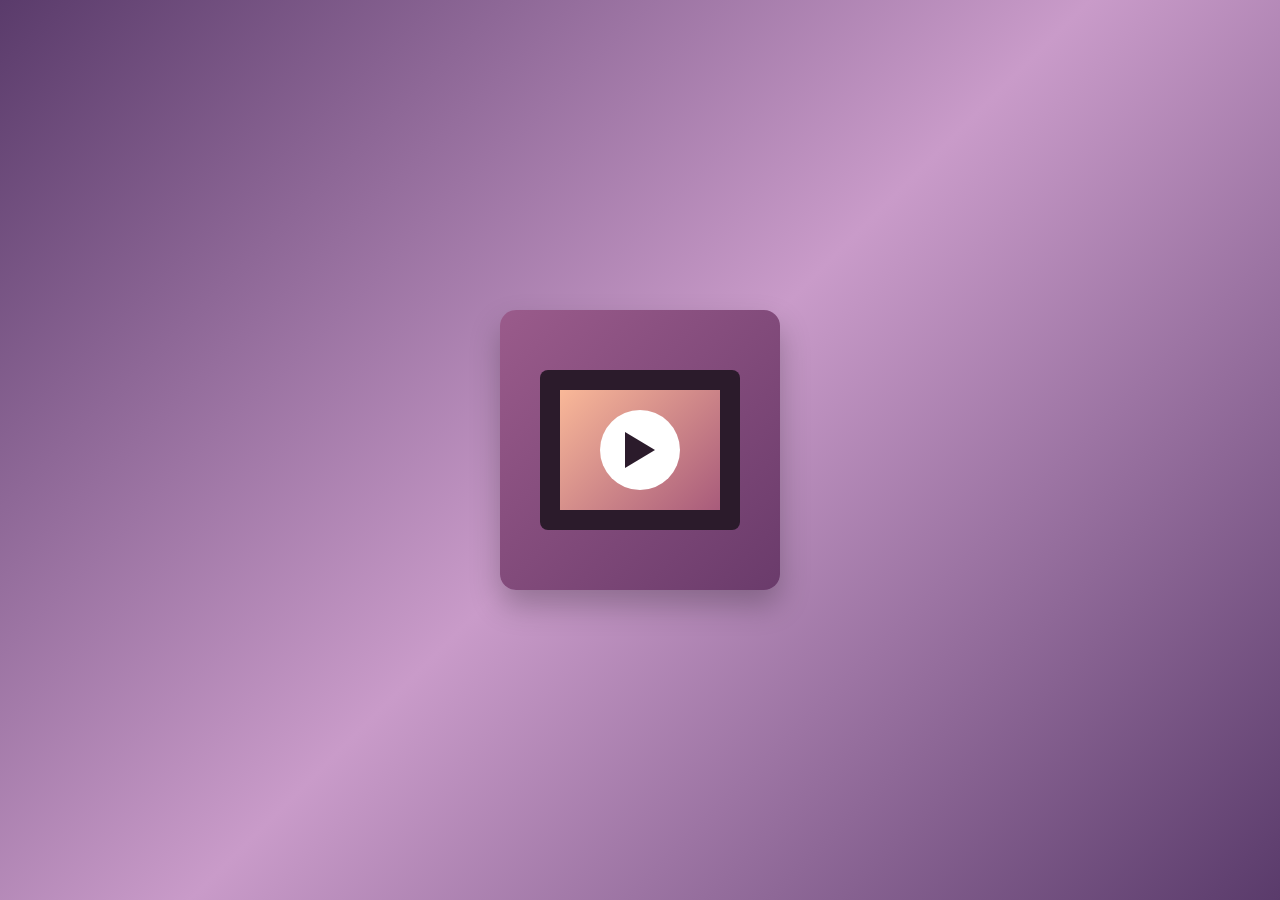
<file: 播放器作业.html>
<!DOCTYPE html>
<html lang="zh-CN">
<head>
    <meta charset="UTF-8">
    <title>播放器图标作业</title>
    <style>
        body {
            margin: 0;
            background: linear-gradient(135deg, #5a3b6b, #c99bc9, #5a3b6b);
            min-height: 100vh;
            display: flex;
            justify-content: center;
            align-items: center;
        }

        .icon-box {
            width: 280px;
            height: 280px;
            background: linear-gradient(135deg, #9a5b8b, #6a3b6b);
            border-radius: 16px;
            display: flex;
            justify-content: center;
            align-items: center;
            box-shadow: 0 15px 30px rgba(0,0,0,0.25);
        }

        .screen-box {
            width: 200px;
            height: 160px;
            background: #2b1b2b;
            border-radius: 8px;
            display: flex;
            justify-content: center;
            align-items: center;
        }

        .screen-inner {
            width: 160px;
            height: 120px;
            background: linear-gradient(135deg, #f9b898, #a85b7b);
            display: flex;
            justify-content: center;
            align-items: center;
        }

        .play-circle {
            width: 80px;
            height: 80px;
            background: #fff;
            border-radius: 50%;
            display: flex;
            justify-content: center;
            align-items: center;
        }

        .play-triangle {
            width: 0;
            height: 0;
            border-style: solid;
            border-width: 18px 0 18px 30px;
            border-color: transparent transparent transparent #2b1b2b;
        }
    </style>
</head>
<body>
    <div class="icon-box">
        <div class="screen-box">
            <div class="screen-inner">
                <div class="play-circle">
                    <div class="play-triangle"></div>
                </div>
            </div>
        </div>
    </div>
</body>
</html>
</file>
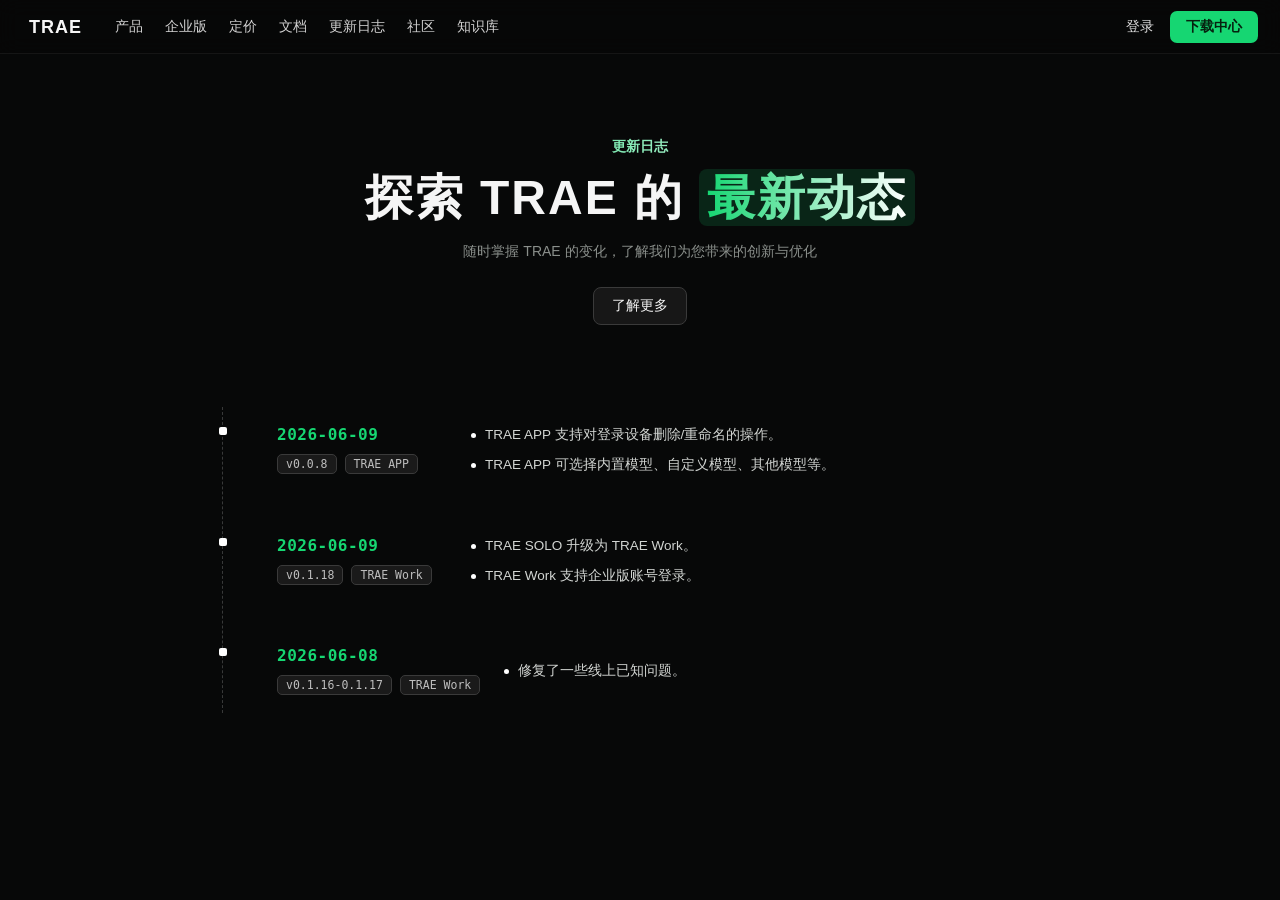
<file: 更新日志.html>
<!doctype html>
<html lang="zh-CN">
  <head>
    <meta charset="UTF-8" />
    <meta name="viewport" content="width=device-width, initial-scale=1.0" />
    <title>更新日志 · TRAE</title>
    <style>
      :root {
        --bei-jing: #070808;
        --mian-ban: #141414;
        --mian-ban-xian: #2a2a2a;
        --wen-ben: #f5f5f5;
        --mo-ren: #8a8f8b;
        --lv: #16d672;
        --zi-ti: "SF Mono", "JetBrains Mono", "Consolas", "Menlo", monospace;
      }
      * {
        margin: 0;
        padding: 0;
        box-sizing: border-box;
      }
      body {
        background: var(--bei-jing);
        color: var(--wen-ben);
        font-family:
          "PingFang SC", "Microsoft YaHei", "Helvetica Neue", Arial, sans-serif;
        -webkit-font-smoothing: antialiased;
        padding-top: 54px;
        min-height: 100vh;
      }
      .dao-hang {
        position: fixed;
        top: 0;
        left: 0;
        right: 0;
        z-index: 100;
        display: flex;
        align-items: center;
        justify-content: space-between;
        height: 54px;
        padding: 0 22px;
        background: rgba(7, 8, 8, 0.72);
        backdrop-filter: blur(10px);
        border-bottom: 1px solid rgba(255, 255, 255, 0.06);
      }
      .dao-hang-zuo {
        display: flex;
        align-items: center;
        gap: 26px;
      }
      .logo {
        font-weight: 800;
        font-size: 18px;
        letter-spacing: 1px;
        padding: 2px 7px;
        border-radius: 4px;
        line-height: 1;
        border: none;
      }
      .cai-dan {
        display: flex;
        align-items: center;
        gap: 22px;
      }
      .cai-dan a,
      .cai-dan-xiang {
        color: var(--wen-ben);
        font-size: 13.5px;
        text-decoration: none;
        cursor: pointer;
        opacity: 0.85;
        white-space: nowrap;
      }
      .cai-dan a:hover,
      .cai-dan-xiang:hover {
        opacity: 1;
      }
      .cai-dan-xiang {
        position: relative;
        display: flex;
        align-items: center;
        gap: 4px;
      }
      .xia-la-jian-tou {
        display: none;
      }
      .dao-hang-you {
        display: flex;
        align-items: center;
        gap: 16px;
      }
      .deng-lu {
        color: var(--wen-ben);
        font-size: 13.5px;
        text-decoration: none;
        opacity: 0.9;
      }
      .an-niu-lv {
        background: var(--lv);
        color: #06210f;
        font-size: 13.5px;
        font-weight: 600;
        padding: 7px 16px;
        border-radius: 7px;
        text-decoration: none;
        display: inline-flex;
        align-items: center;
        gap: 6px;
        transition: filter 0.15s;
      }
      .an-niu-lv:hover {
        filter: brightness(1.08);
      }
      .xia-la-cai-dan {
        position: absolute;
        top: 30px;
        left: -12px;
        width: 248px;
        background: var(--mian-ban);
        border: 1px solid var(--mian-ban-xian);
        border-radius: 12px;
        padding: 8px;
        opacity: 0;
        visibility: hidden;
        transform: translateY(-6px);
        transition: 0.18s ease;
        box-shadow: 0 18px 40px rgba(0, 0, 0, 0.55);
      }
      .cai-dan-xiang:hover .xia-la-cai-dan {
        opacity: 1;
        visibility: visible;
        transform: translateY(0);
      }
      .xia-la-xiang {
        display: flex;
        gap: 11px;
        padding: 9px 10px;
        border-radius: 8px;
        cursor: pointer;
      }
      .xia-la-xiang:hover {
        background: rgba(255, 255, 255, 0.05);
      }
      .xia-la-tu-biao {
        width: 30px;
        height: 30px;
        border-radius: 8px;
        background: #222;
        border: 1px solid #313131;
        display: flex;
        align-items: center;
        justify-content: center;
        color: #cfcfcf;
      }
      .xia-la-wen-zi {
        display: flex;
        flex-direction: column;
        gap: 3px;
      }
      .xia-la-biao-ti {
        display: flex;
        align-items: center;
        gap: 7px;
        font-size: 13.5px;
        font-weight: 600;
        color: var(--wen-ben);
      }
      .xin-biao-qian {
        font-size: 9px;
        font-weight: 700;
        color: var(--lv);
        border: 1px solid rgba(22, 214, 114, 0.5);
        border-radius: 4px;
        padding: 1px 4px;
      }
      .xia-la-fu-biao-ti {
        font-size: 11.5px;
        color: var(--mo-ren);
      }

      .ying-xiong {
        max-width: 660px;
        margin: 46px auto 0;
        text-align: center;
        padding: 38px 30px 34px;
      }
      .jian-bian-wen-zi {
        background: linear-gradient(90deg, #16d672 0%, #ffffff 100%);
        -webkit-background-clip: text;
        background-clip: text;
        -webkit-text-fill-color: transparent;
        color: transparent;
      }
      .ying-xiong .mei-jie {
        font-size: 14px;
        font-weight: 600;
        margin-bottom: 14px;
        background: linear-gradient(90deg, #16d672 0%, #ffffff 100%);
        -webkit-background-clip: text;
        background-clip: text;
        -webkit-text-fill-color: transparent;
        color: transparent;
      }
      .ying-xiong h1 {
        font-size: 48px;
        font-weight: 800;
        letter-spacing: 2px;
        line-height: 1.15;
        margin-bottom: 18px;
      }
      .ying-xiong h1 .gao-liang {
        background: rgba(22, 214, 114, 0.14);
        border-radius: 8px;
        padding: 2px 8px;
      }
      .ying-xiong .miao-shu {
        font-size: 14px;
        color: var(--mo-ren);
        margin-bottom: 26px;
      }

      .ying-xiong .geng-duo {
        display: inline-block;
        font-size: 13.5px;
        color: var(--wen-ben);
        text-decoration: none;
        border: 1px solid #3a3a3a;
        border-radius: 8px;
        padding: 9px 18px;
        background: #171717;
        transition: 0.15s;
      }
      .ying-xiong .geng-duo:hover {
        background: #222;
      }

      .ri-zhi-wai-kuang {
        max-width: 880px;
        margin: 48px auto 90px;
        padding: 0 22px;
      }

      .shi-jian-xian {
        position: relative;
        border-left: 1px dashed #ffffff33;
        padding-left: 34px;
        display: flex;
        flex-direction: column;
        gap: 24px;
      }
      .tiao-mu {
        position: relative;
      }
      .tiao-mu::before {
        content: "";
        position: absolute;
        left: -38px;
        top: 20px;
        width: 8px;
        height: 8px;
        border-radius: 2px;
        background: #fff;
      }

      .tiao-mu-ka-pian {
        display: flex;
        gap: 24px;
        flex-wrap: wrap;
        padding: 18px 20px;
      }
      .tiao-mu-yuan-su {
        display: flex;
        flex-direction: column;
        gap: 10px;
        min-width: 170px;
      }
      .tiao-mu-ri-qi {
        font-family: var(--zi-ti);
        font-size: 16px;
        font-weight: 700;
        color: var(--lv);
        letter-spacing: 0.5px;
      }
      .biao-qian-ji {
        display: flex;
        gap: 8px;
        flex-wrap: wrap;
      }

      .biao-qian {
        font-family: var(--zi-ti);
        font-size: 11.5px;
        color: #bdbdbd;
        border: 1px solid #3a3a3a;
        border-radius: 5px;
        padding: 2px 8px;
        background: #1a1a1a;
      }
      .tiao-mu-lie-biao {
        flex: 1;
        min-width: 240px;
        display: flex;
        flex-direction: column;
        gap: 10px;
        justify-content: center;
      }
      .tiao-mu-lie-biao .lie-biao-xiang {
        display: flex;
        align-items: flex-start;
        gap: 9px;
        font-size: 13.5px;
        color: #d2d5d2;
        line-height: 1.5;
      }
      .tiao-mu-lie-biao .yuan-dian {
        flex: none;
        width: 5px;
        height: 5px;
        border-radius: 50%;
        background: #fff;
        margin-top: 8px;
      }

      @media (max-width: 760px) {
        .cai-dan {
          display: none;
        }
        .ying-xiong h1 {
          font-size: 32px;
        }
        .tiao-mu-ka-pian {
          flex-direction: column;
          gap: 14px;
        }
        .shi-jian-xian {
          padding-left: 24px;
        }
        .tiao-mu::before {
          left: -28px;
        }
      }
    </style>
  </head>
  <body>
    <header class="dao-hang">
      <div class="dao-hang-zuo">
        <div class="logo">TRAE</div>
        <nav class="cai-dan">
          <div class="cai-dan-xiang">
            产品 <span class="xia-la-jian-tou">▾</span>
            <div class="xia-la-cai-dan">
              <div class="xia-la-xiang">
                <div class="xia-la-tu-biao">
                  <svg
                    viewBox="0 0 24 24"
                    width="16"
                    height="16"
                    fill="none"
                    stroke="currentColor"
                    stroke-width="2"
                  >
                    <rect x="3" y="4" width="18" height="14" rx="2" />
                    <path d="M8 20h8" />
                  </svg>
                </div>
                <div class="xia-la-wen-zi">
                  <div class="xia-la-biao-ti">
                    TRAE Work <span class="xin-biao-qian">NEW</span>
                  </div>
                  <div class="xia-la-fu-biao-ti">AI 工作助手</div>
                </div>
              </div>
              <div class="xia-la-xiang">
                <div class="xia-la-tu-biao">
                  <svg
                    viewBox="0 0 24 24"
                    width="16"
                    height="16"
                    fill="none"
                    stroke="currentColor"
                    stroke-width="2"
                  >
                    <path d="M8 9l-4 3 4 3M16 9l4 3-4 3M13 6l-2 12" />
                  </svg>
                </div>
                <div class="xia-la-wen-zi">
                  <div class="xia-la-biao-ti">TRAE IDE</div>
                  <div class="xia-la-fu-biao-ti">AI 原生 IDE</div>
                </div>
              </div>
              <div class="xia-la-xiang">
                <div class="xia-la-tu-biao">
                  <svg
                    viewBox="0 0 24 24"
                    width="16"
                    height="16"
                    fill="none"
                    stroke="currentColor"
                    stroke-width="2"
                  >
                    <path
                      d="M11 4H6a2 2 0 00-2 2v5m0 4v3a2 2 0 002 2h12a2 2 0 002-2v-7"
                    />
                    <rect x="13" y="2" width="8" height="8" rx="1.5" />
                  </svg>
                </div>
                <div class="xia-la-wen-zi">
                  <div class="xia-la-biao-ti">TRAE 插件</div>
                  <div class="xia-la-fu-biao-ti">AI 编程助手</div>
                </div>
              </div>
            </div>
          </div>
          <a href="#">企业版</a>
          <a href="./定价.html">定价</a>
          <a href="#">文档</a>
          <a href="./更新日志.html">更新日志</a>
          <a href="#">社区</a>
          <a href="#">知识库</a>
        </nav>
      </div>
      <div class="dao-hang-you">
        <a href="#" class="deng-lu">登录</a>
        <a href="#" class="an-niu-lv">下载中心</a>
      </div>
    </header>

    <section class="ying-xiong">
      <div class="mei-jie">更新日志</div>
      <h1>
        探索 TRAE 的
        <span class="gao-liang"
          ><span class="jian-bian-wen-zi">最新动态</span></span
        >
      </h1>
      <div class="miao-shu">
        随时掌握 TRAE 的变化，了解我们为您带来的创新与优化
      </div>
      <a href="#" class="geng-duo">了解更多</a>
    </section>

    <div class="ri-zhi-wai-kuang">
      <div class="shi-jian-xian">
        <div class="tiao-mu">
          <div class="tiao-mu-ka-pian">
            <div class="tiao-mu-yuan-su">
              <div class="tiao-mu-ri-qi">2026-06-09</div>
              <div class="biao-qian-ji">
                <span class="biao-qian">v0.0.8</span
                ><span class="biao-qian">TRAE APP</span>
              </div>
            </div>
            <div class="tiao-mu-lie-biao">
              <div class="lie-biao-xiang">
                <span class="yuan-dian"></span>TRAE APP
                支持对登录设备删除/重命名的操作。
              </div>
              <div class="lie-biao-xiang">
                <span class="yuan-dian"></span>TRAE APP
                可选择内置模型、自定义模型、其他模型等。
              </div>
            </div>
          </div>
        </div>
        <div class="tiao-mu">
          <div class="tiao-mu-ka-pian">
            <div class="tiao-mu-yuan-su">
              <div class="tiao-mu-ri-qi">2026-06-09</div>
              <div class="biao-qian-ji">
                <span class="biao-qian">v0.1.18</span
                ><span class="biao-qian">TRAE Work</span>
              </div>
            </div>
            <div class="tiao-mu-lie-biao">
              <div class="lie-biao-xiang">
                <span class="yuan-dian"></span>TRAE SOLO 升级为 TRAE Work。
              </div>
              <div class="lie-biao-xiang">
                <span class="yuan-dian"></span>TRAE Work 支持企业版账号登录。
              </div>
            </div>
          </div>
        </div>
        <div class="tiao-mu">
          <div class="tiao-mu-ka-pian">
            <div class="tiao-mu-yuan-su">
              <div class="tiao-mu-ri-qi">2026-06-08</div>
              <div class="biao-qian-ji">
                <span class="biao-qian">v0.1.16-0.1.17</span
                ><span class="biao-qian">TRAE Work</span>
              </div>
            </div>
            <div class="tiao-mu-lie-biao">
              <div class="lie-biao-xiang">
                <span class="yuan-dian"></span>修复了一些线上已知问题。
              </div>
            </div>
          </div>
        </div>
      </div>
    </div>
  </body>
</html>
</file>
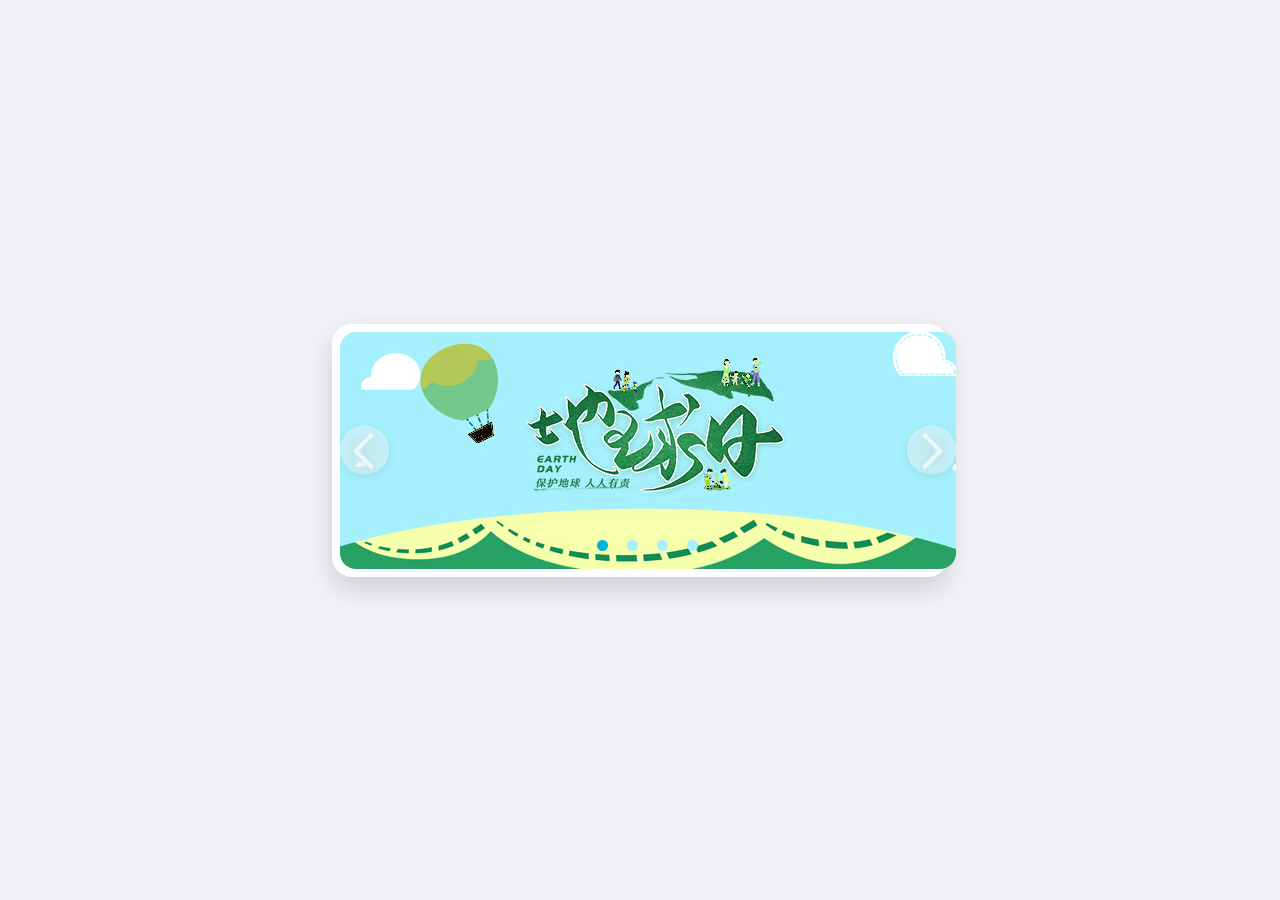
<file: 焦点.html>
<!DOCTYPE html>
<html lang="zh-CN">
<head>
    <meta charset="UTF-8">
    <meta name="viewport" content="width=device-width, initial-scale=1.0, user-scalable=no">
    <title>弹性布局焦点图效果</title>
    <style>
        * {
            margin: 0;
            padding: 0;
            box-sizing: border-box;
            user-select: none;
        }

        body {
            background: #f0f2f5;
            min-height: 100vh;
            display: flex;
            justify-content: center;
            align-items: center;
            font-family: system-ui, 'Segoe UI', Roboto, 'Helvetica Neue', sans-serif;
        }

        .carousel-container {
            width: 616px;
            margin: 40px auto;
            position: relative;
            box-shadow: 0 12px 28px rgba(0, 0, 0, 0.15);
            border-radius: 20px;
            background: #fff;
            padding: 8px;
        }

        .banner-wrapper {
            position: relative;
            width: 616px;
            height: 237px;
            border-radius: 16px;
            overflow: hidden;
        }

        .main-image {
            width: 100%;
            height: 100%;
            display: block;
            object-fit: cover;
            pointer-events: none;
        }

        .arrow {
            position: absolute;
            top: 50%;
            transform: translateY(-50%);
            width: 49px;
            height: 49px;
            cursor: pointer;
            transition: transform 0.2s ease, opacity 0.2s ease;
            z-index: 10;
            filter: drop-shadow(0 2px 6px rgba(0,0,0,0.2));
        }

        .arrow-left {
            left: 0;
        }

        .arrow-right {
            right: 0;
        }

        .arrow:hover {
            transform: translateY(-50%) scale(1.08);
            opacity: 0.85;
        }

        .arrow:active {
            transform: translateY(-50%) scale(0.96);
        }

        .points-area {
            position: absolute;
            bottom: 12px;
            left: 0;
            right: 0;
            display: flex;
            justify-content: center;
            gap: 18px;
            z-index: 10;
            background: transparent;
            padding: 6px 12px;
        }

        .point {
            width: 12px;
            height: 11px;
            display: block;
            transition: all 0.1s ease;
        }

        .point-img {
            width: 100%;
            height: 100%;
            display: block;
            pointer-events: none;
        }

        @media (max-width: 640px) {
            .carousel-container {
                width: 100%;
                max-width: 616px;
                margin: 20px;
            }
            .banner-wrapper {
                width: 100%;
                height: auto;
                aspect-ratio: 616 / 237;
            }
            .main-image {
                width: 100%;
                height: auto;
                aspect-ratio: 616 / 237;
                object-fit: cover;
            }
            .points-area {
                bottom: 8px;
                gap: 14px;
            }
        }
    </style>
</head>
<body>
<div class="carousel-container">
    <div class="banner-wrapper">
        <img class="main-image" src="banner1.jpg" alt="banner" draggable="false">
        <img class="arrow arrow-left" src="arrow1.png" alt="左箭头" draggable="false">
        <img class="arrow arrow-right" src="arrow2.png" alt="右箭头" draggable="false">
        <div class="points-area" id="pointsContainer"></div>
    </div>
</div>

<script>
    (function() {
        const POINT_NORMAL = 'point1.png';
        const POINT_ACTIVE = 'point2.png';
        const TOTAL_POINTS = 4;
        let activeIndex = 0;

        const pointsContainer = document.getElementById('pointsContainer');
        const leftArrow = document.querySelector('.arrow-left');
        const rightArrow = document.querySelector('.arrow-right');

        function buildPoints() {
            pointsContainer.innerHTML = '';
            for (let i = 0; i < TOTAL_POINTS; i++) {
                const pointDiv = document.createElement('div');
                pointDiv.className = 'point';
                const img = document.createElement('img');
                img.className = 'point-img';
                img.src = i === activeIndex ? POINT_ACTIVE : POINT_NORMAL;
                img.alt = '指示点';
                img.draggable = false;
                pointDiv.appendChild(img);
                pointsContainer.appendChild(pointDiv);
            }
        }

        function updatePointsUI() {
            const points = document.querySelectorAll('.point');
            for (let i = 0; i < points.length; i++) {
                const imgElement = points[i].querySelector('.point-img');
                if (imgElement) {
                    imgElement.src = i === activeIndex ? POINT_ACTIVE : POINT_NORMAL;
                }
            }
        }

        function moveLeft() {
            if (activeIndex > 0) {
                activeIndex--;
                updatePointsUI();
            }
        }

        function moveRight() {
            if (activeIndex < TOTAL_POINTS - 1) {
                activeIndex++;
                updatePointsUI();
            }
        }

        leftArrow.addEventListener('click', (e) => {
            e.stopPropagation();
            moveLeft();
        });

        rightArrow.addEventListener('click', (e) => {
            e.stopPropagation();
            moveRight();
        });

        buildPoints();
    })();
</script>
</body>
</html>
</file>
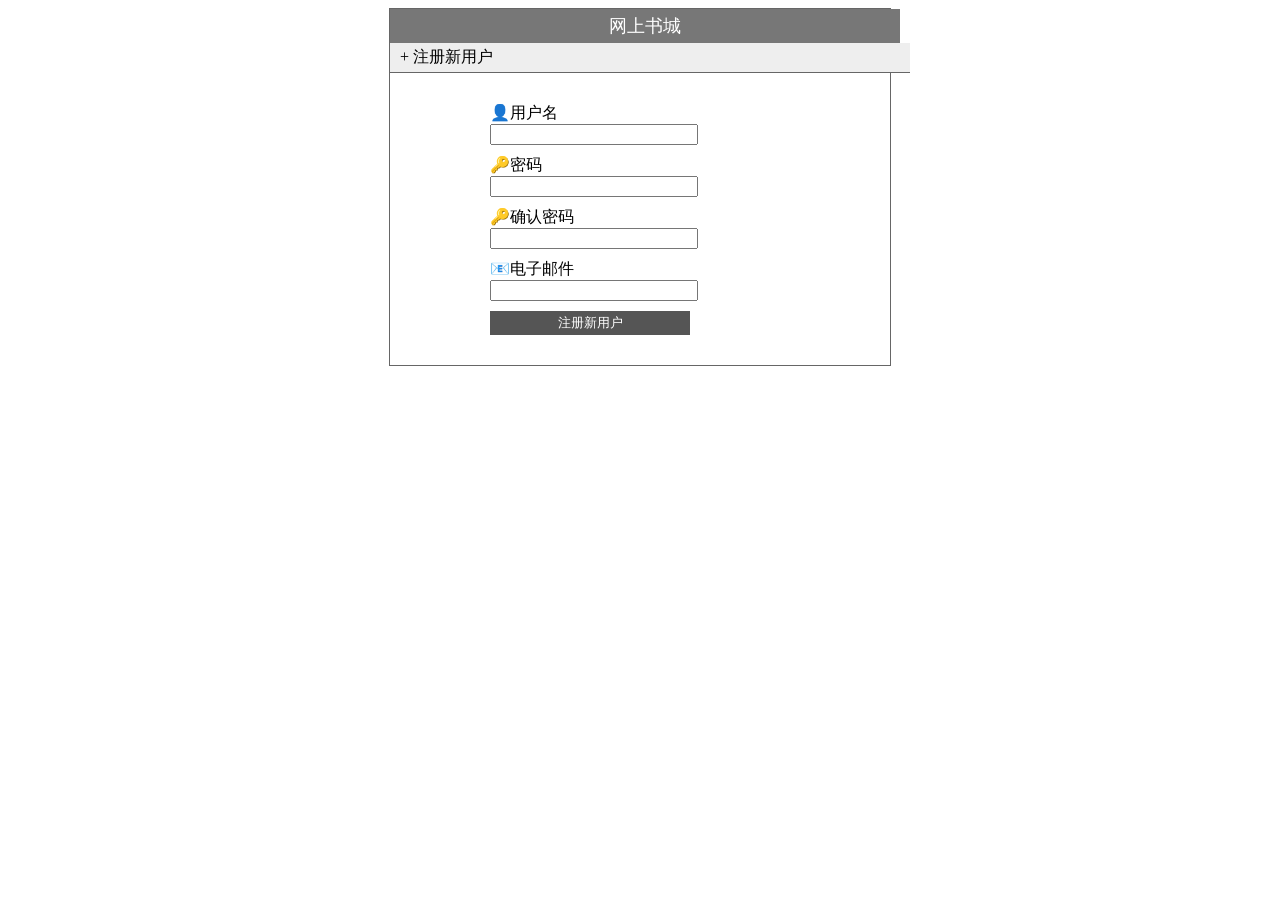
<file: 网上书城.html>
<!DOCTYPE html>
<html lang="zh-CN">
<head>
<meta charset="utf-8">
<title>网上书城注册</title>
<style>
div{
border:1px solid #666;
width:500px;
margin:0 auto;
}
.top{
background:#777;
color:#fff;
text-align:center;
padding:5px;
font-size:18px;
border:none;
}
.sub{
background:#eee;
padding:4px 10px;
border-top:none;
border-left:none;
border-right:none;
}
form{
padding:20px 100px;
border:none;
}
p{
margin:10px 0;
}
input{
width:200px;
}
input[type="submit"]{
background:#555;
color:#fff;
border:none;
padding:3px;
}
</style>
</head>
<body>
<div>
<div class="top">网上书城</div>
<div class="sub">+ 注册新用户</div>
<form>
<p>👤用户名<br><input type="text"></p>
<p>🔑密码<br><input type="password"></p>
<p>🔑确认密码<br><input type="password"></p>
<p>📧电子邮件<br><input type="email"></p>
<p><input type="submit" value="注册新用户"></p>
</form>
</div>
</body>
</html>
</file>
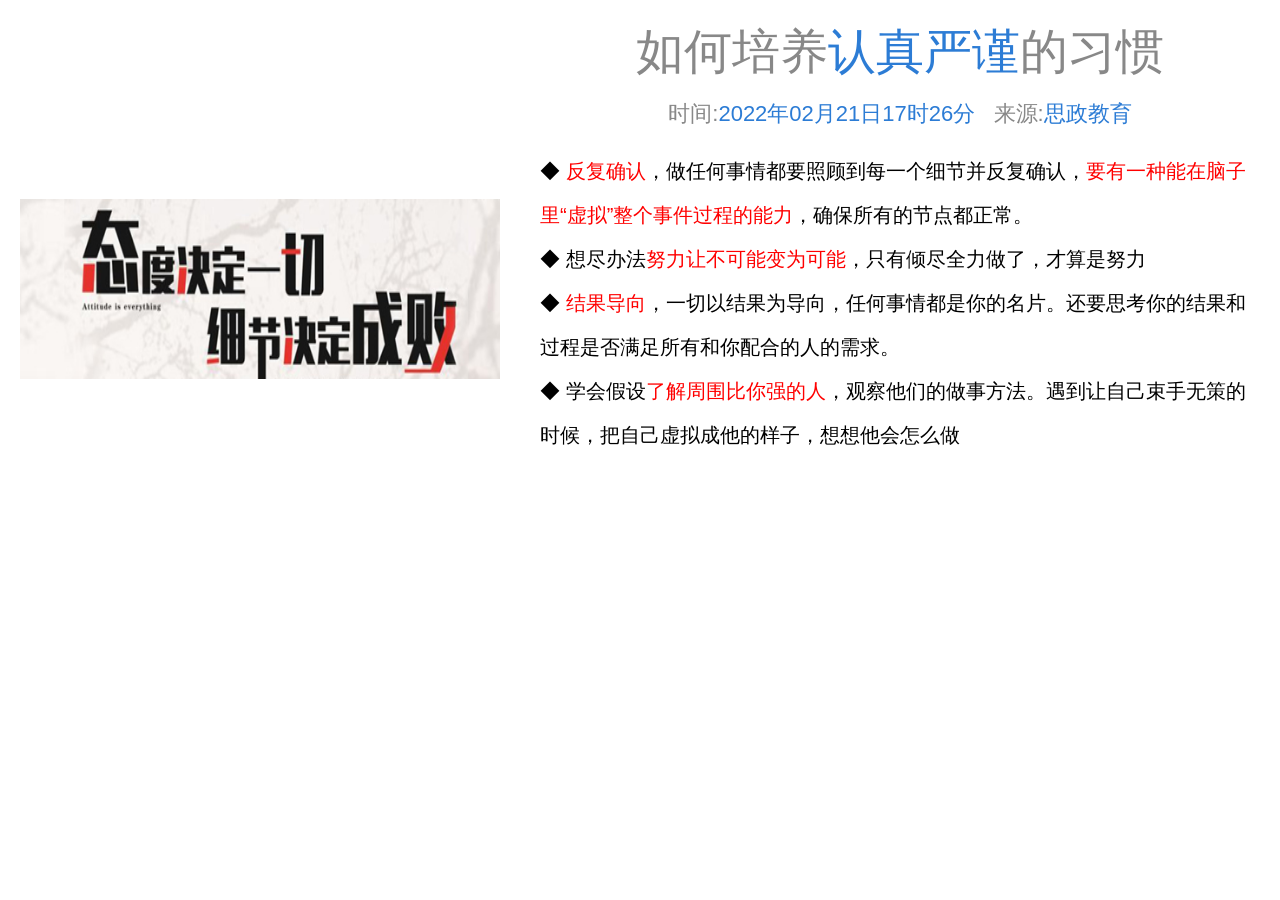
<file: 认真严谨.html>
<!DOCTYPE html>
<html lang="zh-CN">
<head>
    <meta charset="UTF-8">
    <title>如何培养认真严谨的习惯</title>
    <style>
        img{
            width: 480px;
            height: 180px;
            float: left;
            margin-right: 10px;
            margin-top: 100px;
        }
        body {
            font-family: "楷体", sans-serif;
            margin: 0;
            padding: 20px;
        }
        .container {
            display: flex;
            align-items: center;
            gap: 30px;
        }
        h1 {
            font-size: 48px;
            color: #888888;
            text-align: center;
            margin: 0 0 15px;
            font-weight: normal;
        }
        h1 span {
            color: #2c7cd5;
        }
        .meta {
            font-size: 22px;
            color: #2c7cd5;
            text-align: center;
            margin-bottom: 20px;
        }
        ul {
            list-style: none;
            font-size: 20px;
            line-height: 2.2;
            padding: 0;
            margin: 0;
        }
        li .red {
            color: red;
        }
    </style>
</head>
<body>
    <div class="container">
        <img src="./1.jpg" alt="态度决定一切 细节决定成败">
        <div class="content">
            <h1>如何培养<span>认真严谨</span>的习惯</h1>
            <div class="meta"><span style="color: #888888;"><span>时间:</span></span>2022年02月21日17时26分 &nbsp;&nbsp;<span style="color: #888888;">来源:</span>思政教育</div>
            <ul>
                <li>◆ <span class="red">反复确认</span>，做任何事情都要照顾到每一个细节并反复确认，<span class="red">要有一种能在脑子里“虚拟”整个事件过程的能力</span>，确保所有的节点都正常。</li>
                <li>◆ 想尽办法<span class="red">努力让不可能变为可能</span>，只有倾尽全力做了，才算是努力</li>
                <li>◆ <span class="red">结果导向</span>，一切以结果为导向，任何事情都是你的名片。还要思考你的结果和过程是否满足所有和你配合的人的需求。</li>
                <li>◆ 学会假设<span class="red">了解周围比你强的人</span>，观察他们的做事方法。遇到让自己束手无策的时候，把自己虚拟成他的样子，想想他会怎么做</li>
            </ul>
        </div>
    </div>
</body>
</html>
</file>
<file: style.css>
/* ===== 基础重置 ===== */
* {
    margin: 0;
    padding: 0;
    box-sizing: border-box;
}

body {
    width: 100vw;
    height: 100vh;
    overflow: hidden;
    background: #050a14;
    font-family: 'SimSun', 'STSong', serif;
    color: #c0d8f0;
    cursor: none;
}

/* ===== 背景图片层 ===== */
.bg-image {
    position: fixed;
    top: 0;
    left: 0;
    width: 100%;
    height: 100%;
    background: url('李白.webp') no-repeat center center;
    background-size: cover;
    z-index: 0;
    animation: bgZoom 30s ease-in-out infinite alternate;
}

@keyframes bgZoom {
    0% { transform: scale(1); }
    100% { transform: scale(1.05); }
}

/* ===== 暗色遮罩 ===== */
.bg-overlay {
    position: fixed;
    top: 0;
    left: 0;
    width: 100%;
    height: 100%;
    background: linear-gradient(
        to bottom,
        rgba(5, 10, 25, 0.3) 0%,
        rgba(5, 10, 25, 0.15) 30%,
        rgba(5, 10, 25, 0.2) 60%,
        rgba(5, 10, 25, 0.6) 100%
    );
    z-index: 1;
}

/* ===== 动态环境光 ===== */
.ambient-light {
    position: fixed;
    top: 0;
    left: 0;
    width: 100%;
    height: 100%;
    z-index: 2;
    pointer-events: none;
    background:
        radial-gradient(ellipse at 70% 30%, rgba(100, 160, 255, 0.08) 0%, transparent 50%),
        radial-gradient(ellipse at 30% 70%, rgba(120, 100, 200, 0.06) 0%, transparent 50%);
    animation: ambientShift 12s ease-in-out infinite alternate;
}

@keyframes ambientShift {
    0% {
        background:
            radial-gradient(ellipse at 70% 30%, rgba(100, 160, 255, 0.08) 0%, transparent 50%),
            radial-gradient(ellipse at 30% 70%, rgba(120, 100, 200, 0.06) 0%, transparent 50%);
    }
    100% {
        background:
            radial-gradient(ellipse at 60% 40%, rgba(140, 120, 220, 0.1) 0%, transparent 50%),
            radial-gradient(ellipse at 40% 60%, rgba(80, 180, 240, 0.08) 0%, transparent 50%);
    }
}

/* ===== 粒子画布 ===== */
#particleCanvas {
    position: fixed;
    top: 0;
    left: 0;
    width: 100%;
    height: 100%;
    z-index: 5;
    pointer-events: none;
}

/* ===== 剑气特效 ===== */
.sword-slash {
    position: fixed;
    z-index: 4;
    opacity: 0;
    pointer-events: none;
}

.slash-1 {
    top: 25%;
    left: 5%;
    width: 350px;
    height: 2px;
    background: linear-gradient(90deg, transparent, rgba(180, 220, 255, 0.9), rgba(100, 180, 255, 0.7), transparent);
    transform: rotate(-20deg);
    animation: slashAnim1 7s ease-in-out infinite;
    box-shadow: 0 0 20px rgba(140, 200, 255, 0.6), 0 0 40px rgba(100, 160, 255, 0.3);
}

.slash-2 {
    top: 55%;
    right: 0%;
    width: 280px;
    height: 1.5px;
    background: linear-gradient(90deg, transparent, rgba(200, 180, 255, 0.8), rgba(160, 140, 255, 0.6), transparent);
    transform: rotate(30deg);
    animation: slashAnim2 9s ease-in-out infinite 2.5s;
    box-shadow: 0 0 15px rgba(170, 150, 255, 0.5), 0 0 30px rgba(140, 120, 255, 0.2);
}

.slash-3 {
    top: 70%;
    left: 20%;
    width: 400px;
    height: 1.5px;
    background: linear-gradient(90deg, transparent, rgba(150, 220, 255, 0.7), rgba(100, 200, 240, 0.5), transparent);
    transform: rotate(-10deg);
    animation: slashAnim3 11s ease-in-out infinite 5s;
    box-shadow: 0 0 12px rgba(130, 210, 250, 0.4), 0 0 25px rgba(100, 190, 240, 0.2);
}

@keyframes slashAnim1 {
    0%, 100% { opacity: 0; transform: rotate(-20deg) translateX(-60px); }
    15% { opacity: 1; transform: rotate(-20deg) translateX(20px); }
    30% { opacity: 0.3; transform: rotate(-20deg) translateX(80px); }
    40% { opacity: 0; transform: rotate(-20deg) translateX(120px); }
}

@keyframes slashAnim2 {
    0%, 100% { opacity: 0; transform: rotate(30deg) translateX(60px); }
    20% { opacity: 0.9; transform: rotate(30deg) translateX(-10px); }
    35% { opacity: 0.2; transform: rotate(30deg) translateX(-60px); }
    45% { opacity: 0; transform: rotate(30deg) translateX(-100px); }
}

@keyframes slashAnim3 {
    0%, 100% { opacity: 0; transform: rotate(-10deg) translateX(-50px); }
    12% { opacity: 0.8; transform: rotate(-10deg) translateX(30px); }
    28% { opacity: 0.2; transform: rotate(-10deg) translateX(100px); }
    38% { opacity: 0; transform: rotate(-10deg) translateX(160px); }
}

/* ===== 左上角文字 ===== */
.top-left-info {
    position: fixed;
    top: 20px;
    left: 20px;
    z-index: 10;
    display: flex;
    flex-direction: column;
    gap: 6px;
}

.info-text {
    font-size: 30px;
    color: #ffd700;
    letter-spacing: 2px;
    text-shadow: 0 0 10px rgba(255, 215, 0, 0.6), 0 0 20px rgba(255, 215, 0, 0.4), 0 0 40px rgba(255, 215, 0, 0.2);
}

.info-link {
    font-size: 25px;
    color: #ffd700;
    text-decoration: none;
    letter-spacing: 1px;
    text-shadow: 0 0 10px rgba(255, 215, 0, 0.6), 0 0 20px rgba(255, 215, 0, 0.4), 0 0 40px rgba(255, 215, 0, 0.2);
    transition: color 0.3s, text-shadow 0.3s;
}

.info-link:hover {
    color: #ffe44d;
    text-shadow: 0 0 15px rgba(255, 215, 0, 0.8), 0 0 30px rgba(255, 215, 0, 0.6), 0 0 50px rgba(255, 215, 0, 0.3);
}

/* ===== 中心文字 ===== */
.center-text {
    position: fixed;
    bottom: 12%;
    left: 50%;
    transform: translateX(-50%);
    text-align: center;
    z-index: 10;
    user-select: none;
}

.title {
    font-size: 58px;
    font-weight: 700;
    letter-spacing: 14px;
    background: linear-gradient(135deg, #a0c4ff 0%, #e0e8ff 25%, #c8b8ff 50%, #80d0ff 75%, #a0c4ff 100%);
    background-size: 200% 200%;
    -webkit-background-clip: text;
    -webkit-text-fill-color: transparent;
    background-clip: text;
    animation: titleShimmer 4s ease-in-out infinite;
    filter: drop-shadow(0 0 25px rgba(140, 180, 255, 0.4));
    margin-bottom: 10px;
}

@keyframes titleShimmer {
    0%, 100% { background-position: 0% 50%; }
    50% { background-position: 100% 50%; }
}

.subtitle {
    font-size: 18px;
    letter-spacing: 8px;
    color: rgba(180, 210, 240, 0.75);
    margin-bottom: 20px;
}

.divider {
    width: 100px;
    height: 1px;
    margin: 0 auto 16px;
    background: linear-gradient(90deg, transparent, rgba(160, 200, 255, 0.7), transparent);
    animation: dividerGlow 3s ease-in-out infinite;
}

@keyframes dividerGlow {
    0%, 100% { opacity: 0.5; width: 100px; }
    50% { opacity: 1; width: 140px; }
}

.quote {
    font-size: 15px;
    letter-spacing: 4px;
    color: rgba(200, 220, 240, 0.55);
    font-style: italic;
    animation: quoteFade 5s ease-in-out infinite;
}

@keyframes quoteFade {
    0%, 100% { opacity: 0.4; }
    50% { opacity: 0.85; }
}
</file>
